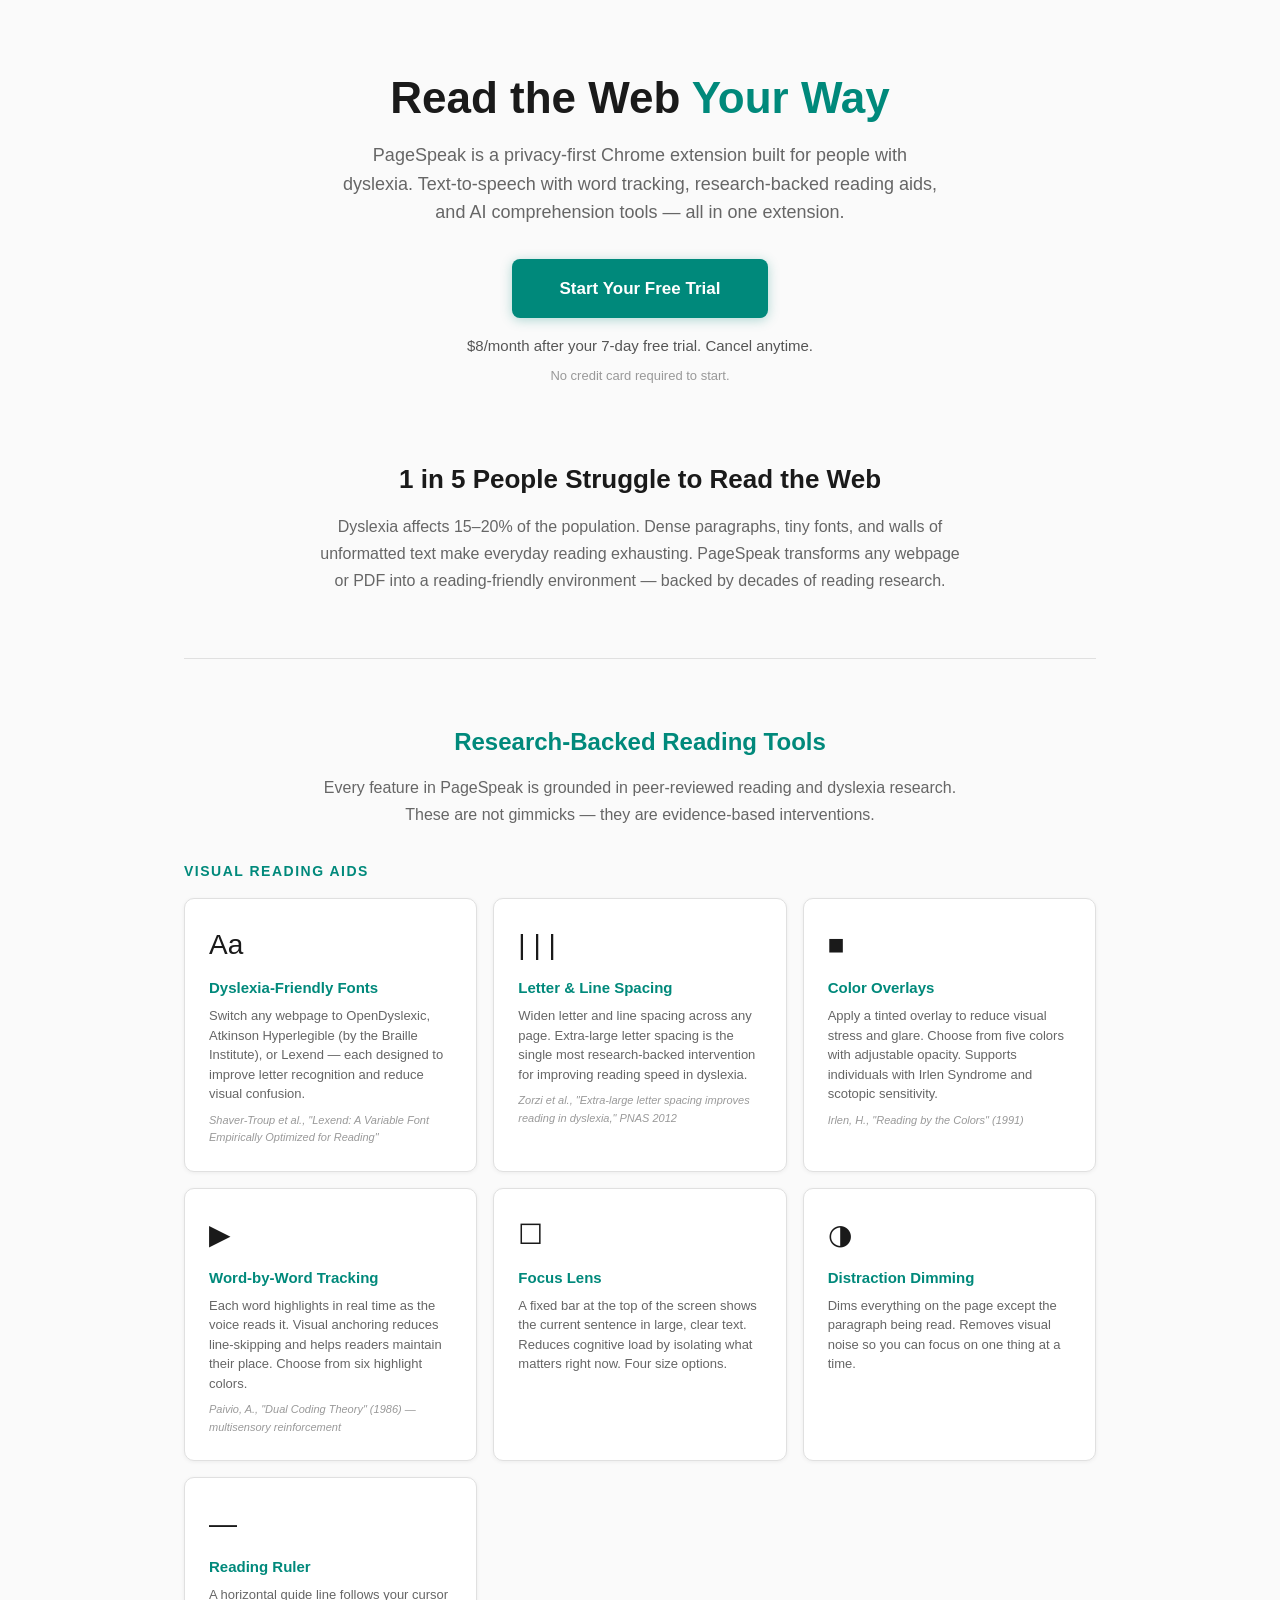
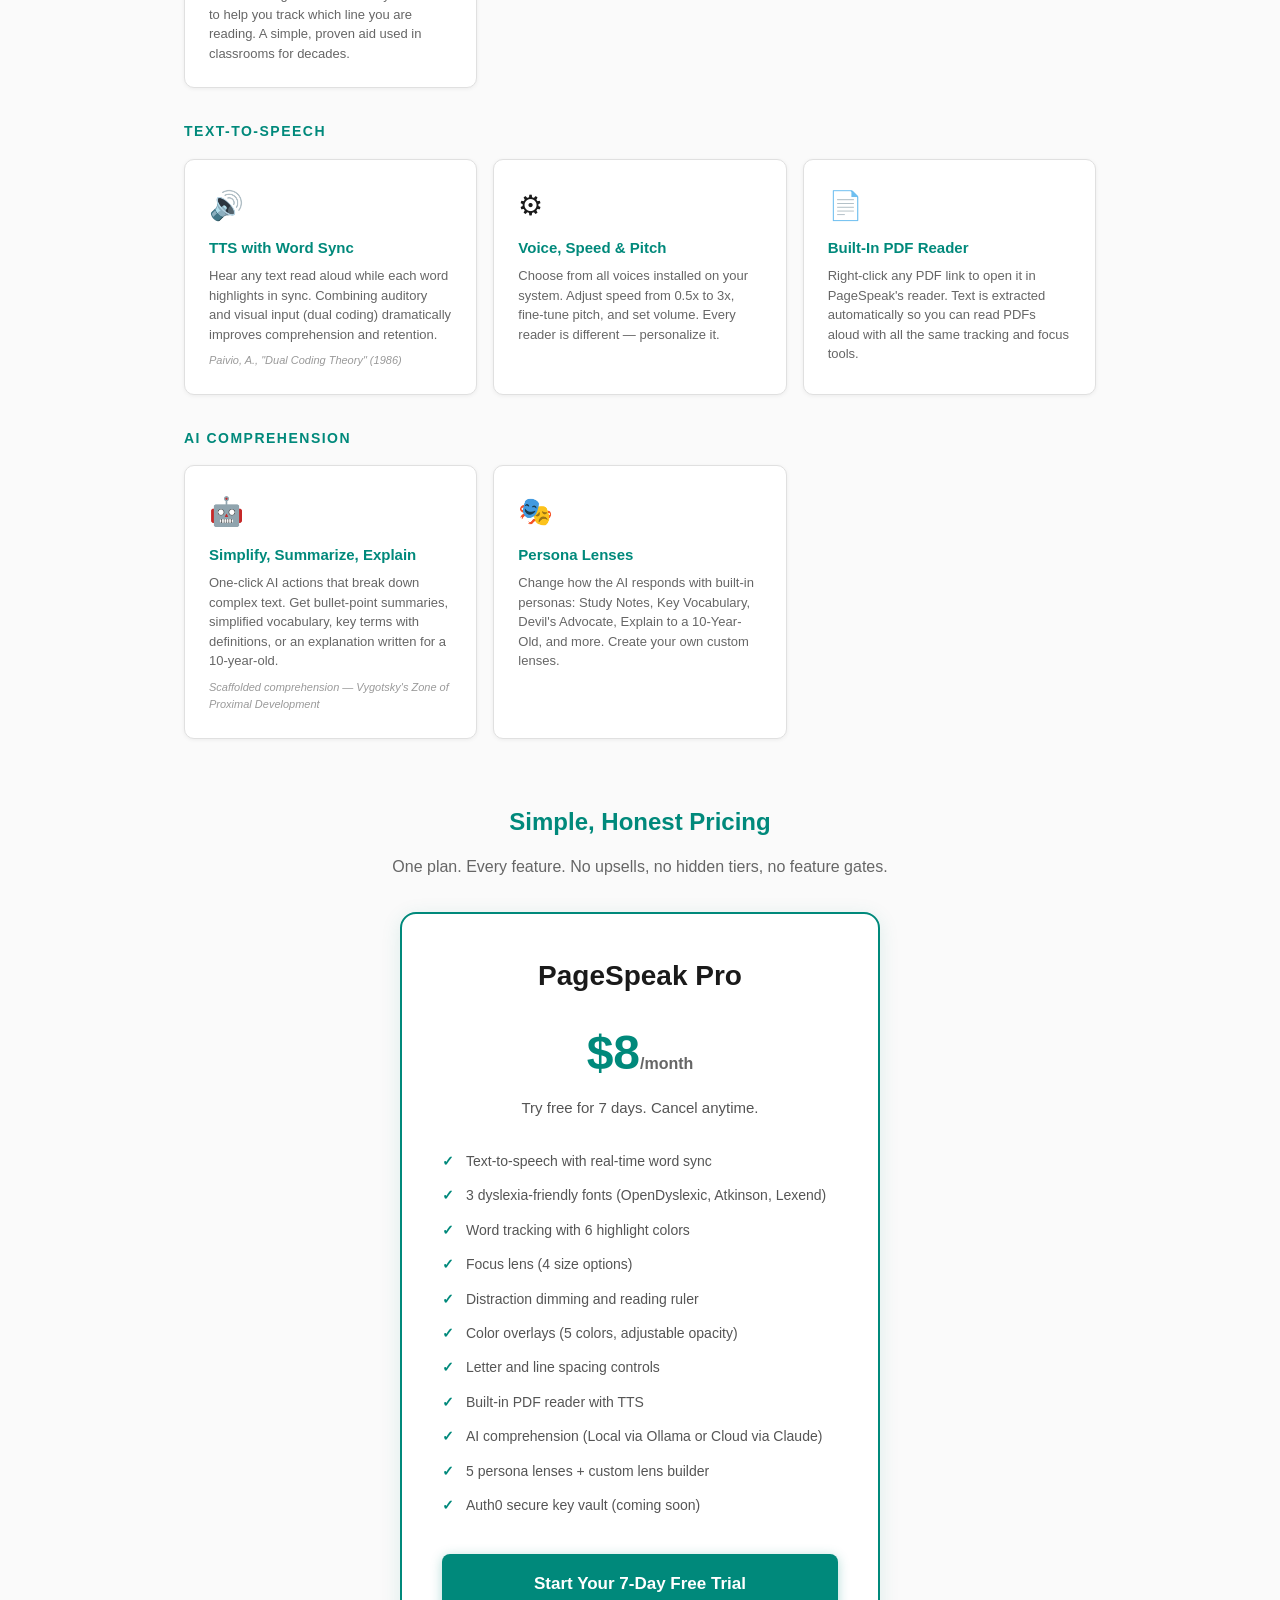
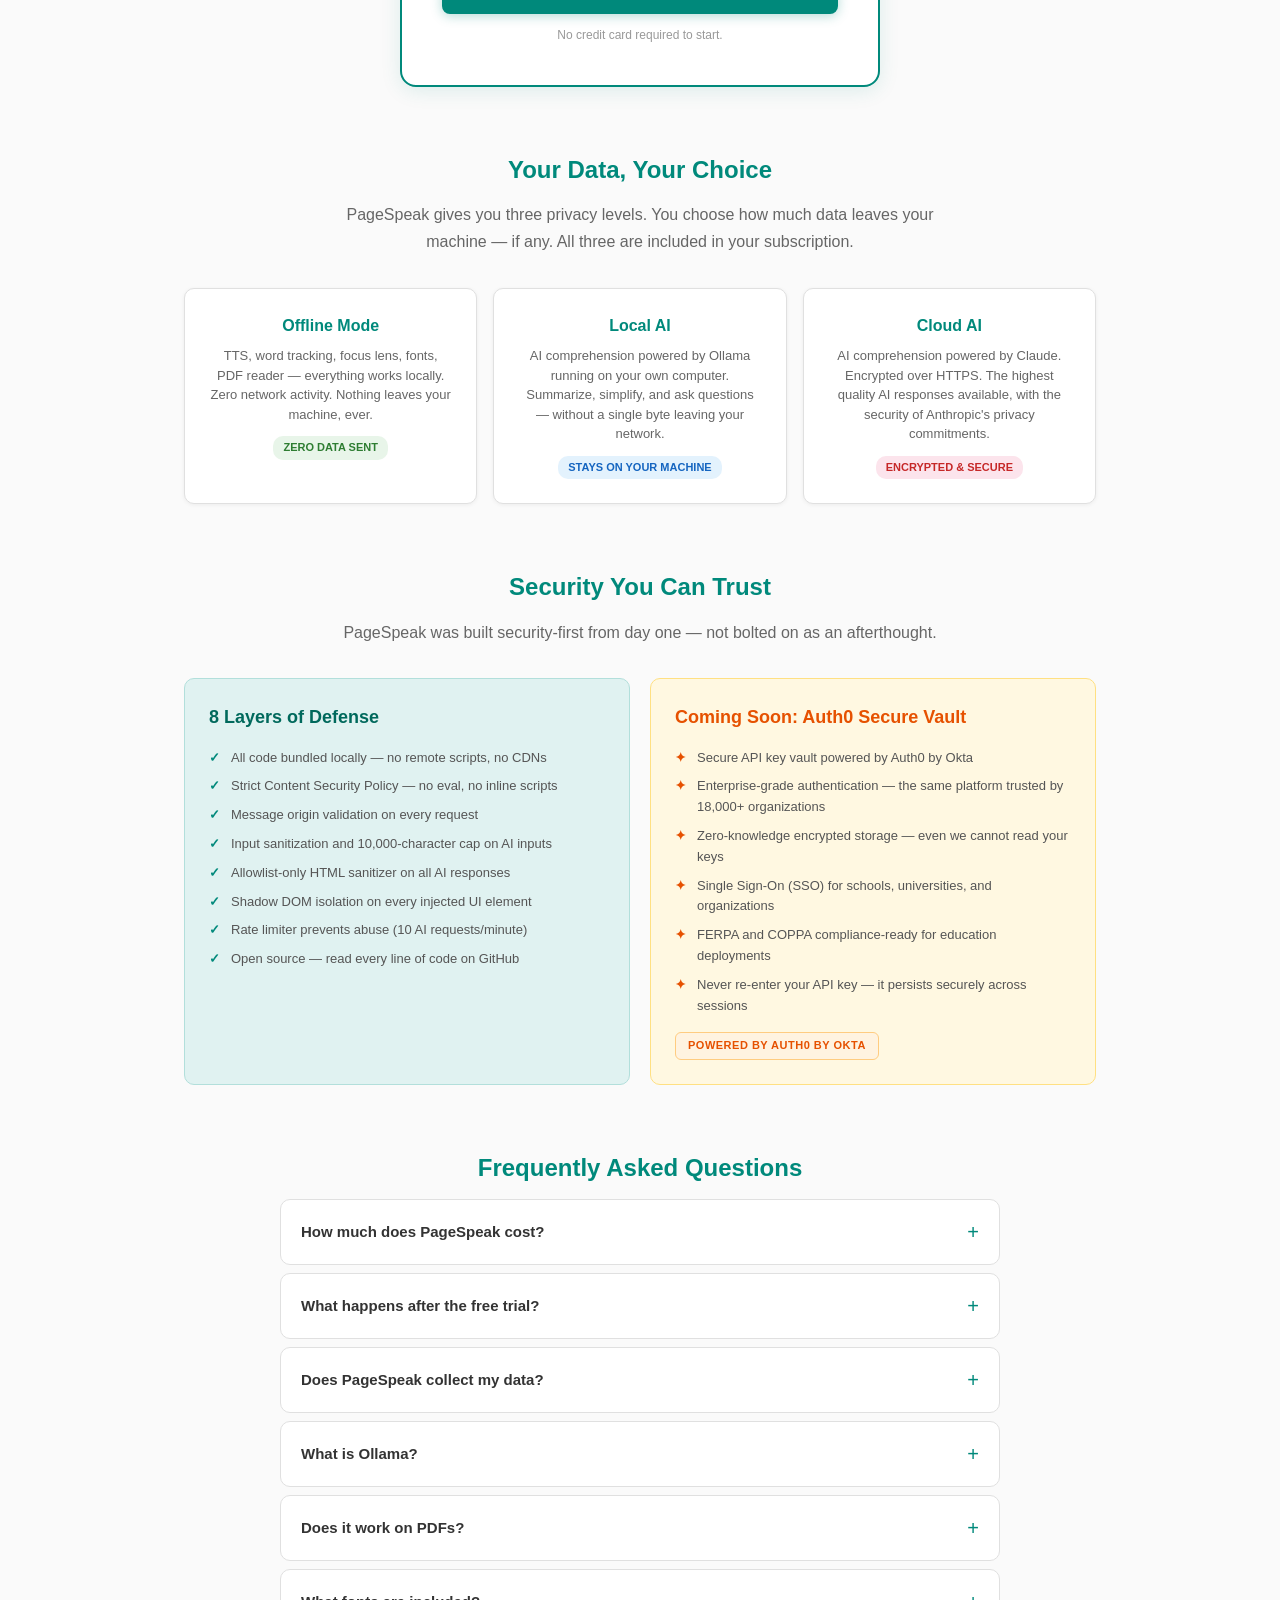
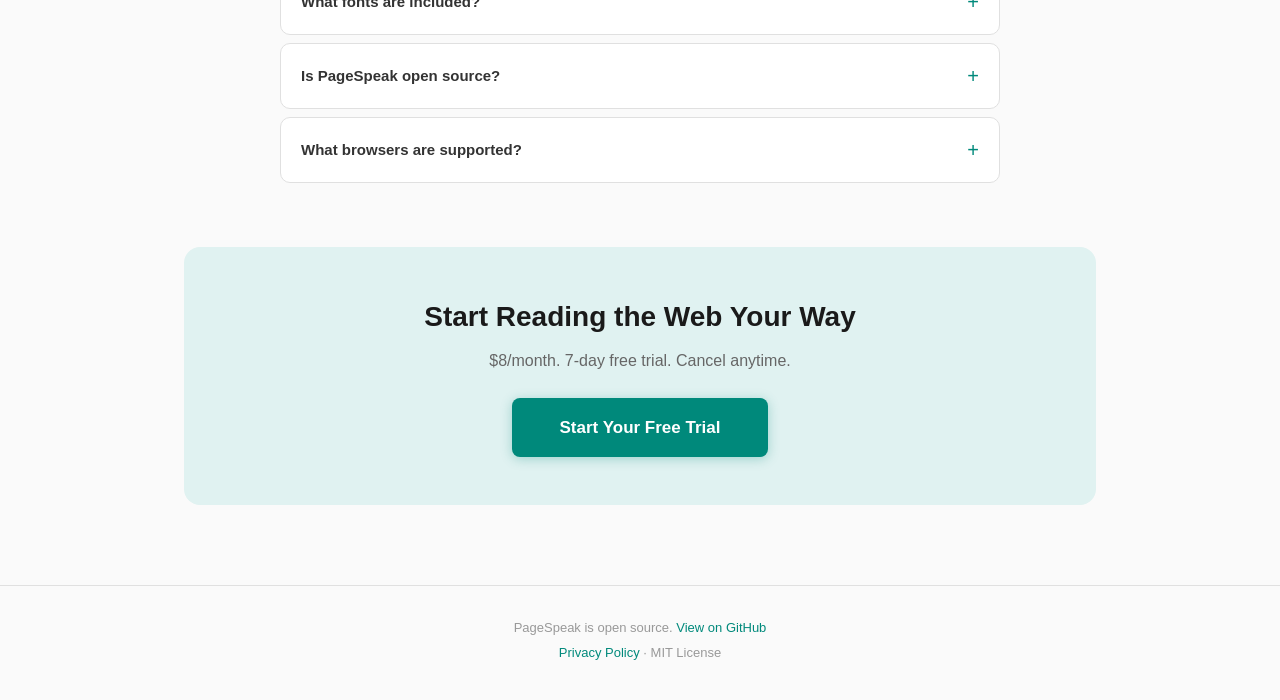
<file: landing/index.html>
<!DOCTYPE html>
<html lang="en">
<head>
  <meta charset="UTF-8">
  <meta name="viewport" content="width=device-width, initial-scale=1.0">
  <title>PageSpeak — Dyslexia-First Reading Extension for Chrome</title>
  <meta name="description" content="PageSpeak is a privacy-first Chrome extension built for dyslexia. Text-to-speech with word tracking, dyslexia fonts, focus tools, and AI comprehension. Try free for 7 days.">
  <meta property="og:title" content="PageSpeak — Read the Web Your Way">
  <meta property="og:description" content="A dyslexia-first Chrome extension with TTS, word tracking, research-backed reading aids, and AI comprehension. $8/month after 7-day free trial.">
  <meta property="og:type" content="website">
  <link rel="icon" type="image/png" href="../icons/icon-48.png">
  <style>
    * { margin: 0; padding: 0; box-sizing: border-box; }
    body {
      font-family: -apple-system, BlinkMacSystemFont, 'Segoe UI', Roboto, sans-serif;
      color: #1a1a1a; background: #fafafa; line-height: 1.6;
    }
    a { color: #00897b; text-decoration: none; }
    a:hover { color: #00695c; text-decoration: underline; }

    /* Skip link */
    .skip-link {
      position: absolute; top: -100px; left: 8px;
      background: #00897b; color: #fff; padding: 8px 16px;
      border-radius: 0 0 8px 8px; font-size: 14px; z-index: 100;
    }
    .skip-link:focus { top: 0; }

    .container { max-width: 960px; margin: 0 auto; padding: 48px 24px 80px; }

    /* ---- HERO ---- */
    .hero { text-align: center; margin-bottom: 72px; padding-top: 24px; }
    .hero h1 { font-size: 44px; color: #1a1a1a; font-weight: 800; line-height: 1.2; margin-bottom: 16px; }
    .hero h1 span { color: #00897b; }
    .hero .hero-subtitle {
      font-size: 18px; color: #666; max-width: 600px; margin: 0 auto 32px; line-height: 1.6;
    }
    .cta-btn {
      display: inline-block; padding: 12px 32px; background: #00897b;
      color: #fff; border: none; border-radius: 8px; font-size: 15px;
      font-weight: 600; cursor: pointer; text-decoration: none;
      transition: background 0.15s, box-shadow 0.15s;
    }
    .cta-btn:hover { background: #00695c; color: #fff; text-decoration: none; }
    .cta-btn-hero {
      padding: 16px 48px; font-size: 17px;
      box-shadow: 0 2px 12px rgba(0,137,123,0.3);
    }
    .cta-btn-hero:hover { box-shadow: 0 4px 16px rgba(0,137,123,0.4); }
    .hero .pricing-line { font-size: 15px; color: #555; margin-top: 16px; }
    .hero .trust-note { font-size: 13px; color: #999; margin-top: 8px; }

    /* ---- SECTIONS ---- */
    .section { margin-bottom: 64px; }
    .section-title { font-size: 24px; color: #00897b; margin-bottom: 12px; text-align: center; font-weight: 700; }
    .section-subtitle {
      font-size: 16px; color: #666; max-width: 640px; margin: 0 auto 32px;
      text-align: center; line-height: 1.7;
    }

    /* ---- PROBLEM ---- */
    .problem-section {
      padding-bottom: 32px; border-bottom: 1px solid #e0e0e0;
    }
    .problem-section .section-title { font-size: 26px; color: #1a1a1a; }

    /* ---- FEATURE GRID ---- */
    .category-title {
      font-size: 14px; color: #00897b; text-transform: uppercase; letter-spacing: 1.5px;
      font-weight: 700; margin-bottom: 16px; margin-top: 32px;
    }
    .category-title:first-of-type { margin-top: 0; }
    .feature-grid { display: grid; grid-template-columns: repeat(3, 1fr); gap: 16px; margin-bottom: 24px; }
    .feature-card {
      padding: 24px; background: #fff; border-radius: 10px;
      border: 1px solid #e0e0e0; box-shadow: 0 1px 4px rgba(0,0,0,0.06);
    }
    .feature-icon { font-size: 28px; margin-bottom: 8px; display: block; }
    .feature-card h3 { font-size: 15px; color: #00897b; margin-bottom: 6px; font-weight: 600; }
    .feature-card p { font-size: 13px; color: #666; line-height: 1.5; }
    .citation { font-size: 11px; color: #999; font-style: italic; margin-top: 8px; display: block; }

    /* ---- PRICING ---- */
    .pricing-card {
      max-width: 480px; margin: 0 auto; padding: 40px; background: #fff;
      border-radius: 16px; border: 2px solid #00897b; text-align: center;
      box-shadow: 0 4px 20px rgba(0,137,123,0.12);
    }
    .pricing-card h3 {
      font-size: 28px; color: #1a1a1a; margin-bottom: 4px;
    }
    .pricing-card .price {
      font-size: 48px; color: #00897b; font-weight: 800; margin: 16px 0 4px;
    }
    .pricing-card .price-period { font-size: 16px; color: #666; }
    .pricing-card .trial-note {
      font-size: 15px; color: #555; margin-bottom: 24px;
    }
    .pricing-features {
      list-style: none; padding: 0; text-align: left; margin-bottom: 32px;
    }
    .pricing-features li {
      font-size: 14px; color: #555; padding: 6px 0 6px 24px; position: relative;
    }
    .pricing-features li::before {
      content: '\2713'; position: absolute; left: 0; color: #00897b; font-weight: 700;
    }
    .pricing-card .cta-btn { width: 100%; text-align: center; }
    .pricing-card .no-cc { font-size: 12px; color: #999; margin-top: 12px; }

    /* ---- TIERS ---- */
    .tier-grid { display: grid; grid-template-columns: repeat(3, 1fr); gap: 16px; }
    .tier-card {
      padding: 24px; background: #fff; border-radius: 10px; text-align: center;
      border: 1px solid #e0e0e0; box-shadow: 0 1px 4px rgba(0,0,0,0.06);
    }
    .tier-card h3 { font-size: 16px; color: #00897b; margin-bottom: 8px; }
    .tier-card p { font-size: 13px; color: #666; line-height: 1.5; }
    .tier-badge {
      display: inline-block; padding: 3px 10px; border-radius: 10px;
      font-size: 11px; font-weight: 700; text-transform: uppercase; margin-top: 12px;
    }
    .tier-offline { background: #e8f5e9; color: #2e7d32; }
    .tier-local { background: #e3f2fd; color: #1565c0; }
    .tier-cloud { background: #fce4ec; color: #c62828; }

    /* ---- SECURITY GRID ---- */
    .security-grid { display: grid; grid-template-columns: repeat(2, 1fr); gap: 20px; }
    .security-box {
      padding: 24px; background: #e0f2f1; border-radius: 10px;
      border: 1px solid #b2dfdb;
    }
    .security-box h3 { font-size: 18px; color: #00695c; margin-bottom: 12px; }
    .security-box ul { list-style: none; padding: 0; }
    .security-box li {
      font-size: 13px; color: #555; padding: 4px 0 4px 22px; position: relative;
    }
    .security-box li::before {
      content: '\2713'; position: absolute; left: 0; color: #00897b; font-weight: 700;
    }
    .auth0-box {
      padding: 24px; background: #fff8e1; border-radius: 10px;
      border: 1px solid #ffe082;
    }
    .auth0-box h3 { font-size: 18px; color: #e65100; margin-bottom: 12px; }
    .auth0-box ul { list-style: none; padding: 0; }
    .auth0-box li {
      font-size: 13px; color: #555; padding: 4px 0 4px 22px; position: relative;
    }
    .auth0-box li::before {
      content: '\2726'; position: absolute; left: 0; color: #e65100; font-weight: 700;
    }
    .auth0-badge {
      display: inline-block; padding: 4px 12px; background: #fff3e0;
      border: 1px solid #ffcc80; border-radius: 6px;
      font-size: 11px; font-weight: 700; color: #e65100;
      text-transform: uppercase; letter-spacing: 0.5px; margin-top: 12px;
    }

    /* ---- FAQ ---- */
    .faq-list { max-width: 720px; margin: 0 auto; }
    details {
      background: #fff; border: 1px solid #e0e0e0; border-radius: 10px;
      margin-bottom: 8px; overflow: hidden;
    }
    summary {
      font-size: 15px; font-weight: 600; color: #333; padding: 16px 20px;
      cursor: pointer; list-style: none; display: flex; justify-content: space-between; align-items: center;
    }
    summary::-webkit-details-marker { display: none; }
    summary::after { content: '+'; font-size: 20px; color: #00897b; font-weight: 300; }
    details[open] summary::after { content: '\2212'; }
    details[open] summary { color: #00897b; }
    summary:hover { color: #00897b; }
    summary:focus-visible { outline: 2px solid #00897b; outline-offset: -2px; border-radius: 10px; }
    details .faq-answer { font-size: 14px; color: #666; padding: 0 20px 16px; line-height: 1.6; }

    /* ---- FINAL CTA ---- */
    .final-cta {
      background: #e0f2f1; border-radius: 16px; padding: 48px 32px;
      text-align: center;
    }
    .final-cta h2 { font-size: 28px; color: #1a1a1a; margin-bottom: 8px; }
    .final-cta .pricing-reminder { font-size: 16px; color: #666; margin-bottom: 24px; }

    /* ---- FOOTER ---- */
    .footer {
      text-align: center; padding: 32px 24px; border-top: 1px solid #e0e0e0;
      margin-top: 0;
    }
    .footer p { font-size: 13px; color: #999; margin-bottom: 4px; }

    /* ---- RESPONSIVE ---- */
    @media (max-width: 768px) {
      .hero h1 { font-size: 34px; }
      .feature-grid { grid-template-columns: repeat(2, 1fr); }
      .security-grid { grid-template-columns: 1fr; }
    }
    @media (max-width: 600px) {
      .hero h1 { font-size: 28px; }
      .hero .hero-subtitle { font-size: 16px; }
      .cta-btn-hero { padding: 14px 32px; font-size: 16px; }
      .feature-grid, .tier-grid { grid-template-columns: 1fr; }
      .pricing-card { padding: 28px 20px; }
      .pricing-card .price { font-size: 40px; }
    }
  </style>
</head>
<body>
  <a href="#main" class="skip-link">Skip to main content</a>

  <main id="main">
    <div class="container">

      <!-- ==================== HERO ==================== -->
      <header class="hero">
        <h1>Read the Web <span>Your Way</span></h1>
        <p class="hero-subtitle">PageSpeak is a privacy-first Chrome extension built for people with dyslexia. Text-to-speech with word tracking, research-backed reading aids, and AI comprehension tools &mdash; all in one extension.</p>
        <a href="#" class="cta-btn cta-btn-hero">Start Your Free Trial</a>
        <p class="pricing-line">$8/month after your 7-day free trial. Cancel anytime.</p>
        <p class="trust-note">No credit card required to start.</p>
      </header>

      <!-- ==================== THE PROBLEM ==================== -->
      <section class="section problem-section">
        <h2 class="section-title">1 in 5 People Struggle to Read the Web</h2>
        <p class="section-subtitle">Dyslexia affects 15&ndash;20% of the population. Dense paragraphs, tiny fonts, and walls of unformatted text make everyday reading exhausting. PageSpeak transforms any webpage or PDF into a reading-friendly environment &mdash; backed by decades of reading research.</p>
      </section>

      <!-- ==================== FEATURES ==================== -->
      <section class="section">
        <h2 class="section-title">Research-Backed Reading Tools</h2>
        <p class="section-subtitle">Every feature in PageSpeak is grounded in peer-reviewed reading and dyslexia research. These are not gimmicks &mdash; they are evidence-based interventions.</p>

        <h3 class="category-title">Visual Reading Aids</h3>
        <div class="feature-grid">
          <div class="feature-card">
            <span class="feature-icon" aria-hidden="true">Aa</span>
            <h3>Dyslexia-Friendly Fonts</h3>
            <p>Switch any webpage to OpenDyslexic, Atkinson Hyperlegible (by the Braille Institute), or Lexend &mdash; each designed to improve letter recognition and reduce visual confusion.</p>
            <span class="citation">Shaver-Troup et al., "Lexend: A Variable Font Empirically Optimized for Reading"</span>
          </div>
          <div class="feature-card">
            <span class="feature-icon" aria-hidden="true">| | |</span>
            <h3>Letter &amp; Line Spacing</h3>
            <p>Widen letter and line spacing across any page. Extra-large letter spacing is the single most research-backed intervention for improving reading speed in dyslexia.</p>
            <span class="citation">Zorzi et al., "Extra-large letter spacing improves reading in dyslexia," PNAS 2012</span>
          </div>
          <div class="feature-card">
            <span class="feature-icon" aria-hidden="true">&#9632;</span>
            <h3>Color Overlays</h3>
            <p>Apply a tinted overlay to reduce visual stress and glare. Choose from five colors with adjustable opacity. Supports individuals with Irlen Syndrome and scotopic sensitivity.</p>
            <span class="citation">Irlen, H., "Reading by the Colors" (1991)</span>
          </div>
          <div class="feature-card">
            <span class="feature-icon" aria-hidden="true">&#9654;</span>
            <h3>Word-by-Word Tracking</h3>
            <p>Each word highlights in real time as the voice reads it. Visual anchoring reduces line-skipping and helps readers maintain their place. Choose from six highlight colors.</p>
            <span class="citation">Paivio, A., "Dual Coding Theory" (1986) &mdash; multisensory reinforcement</span>
          </div>
          <div class="feature-card">
            <span class="feature-icon" aria-hidden="true">&#9744;</span>
            <h3>Focus Lens</h3>
            <p>A fixed bar at the top of the screen shows the current sentence in large, clear text. Reduces cognitive load by isolating what matters right now. Four size options.</p>
          </div>
          <div class="feature-card">
            <span class="feature-icon" aria-hidden="true">&#9681;</span>
            <h3>Distraction Dimming</h3>
            <p>Dims everything on the page except the paragraph being read. Removes visual noise so you can focus on one thing at a time.</p>
          </div>
          <div class="feature-card">
            <span class="feature-icon" aria-hidden="true">&mdash;</span>
            <h3>Reading Ruler</h3>
            <p>A horizontal guide line follows your cursor to help you track which line you are reading. A simple, proven aid used in classrooms for decades.</p>
          </div>
        </div>

        <h3 class="category-title">Text-to-Speech</h3>
        <div class="feature-grid">
          <div class="feature-card">
            <span class="feature-icon" aria-hidden="true">&#128266;</span>
            <h3>TTS with Word Sync</h3>
            <p>Hear any text read aloud while each word highlights in sync. Combining auditory and visual input (dual coding) dramatically improves comprehension and retention.</p>
            <span class="citation">Paivio, A., "Dual Coding Theory" (1986)</span>
          </div>
          <div class="feature-card">
            <span class="feature-icon" aria-hidden="true">&#9881;</span>
            <h3>Voice, Speed &amp; Pitch</h3>
            <p>Choose from all voices installed on your system. Adjust speed from 0.5x to 3x, fine-tune pitch, and set volume. Every reader is different &mdash; personalize it.</p>
          </div>
          <div class="feature-card">
            <span class="feature-icon" aria-hidden="true">&#128196;</span>
            <h3>Built-In PDF Reader</h3>
            <p>Right-click any PDF link to open it in PageSpeak's reader. Text is extracted automatically so you can read PDFs aloud with all the same tracking and focus tools.</p>
          </div>
        </div>

        <h3 class="category-title">AI Comprehension</h3>
        <div class="feature-grid">
          <div class="feature-card">
            <span class="feature-icon" aria-hidden="true">&#129302;</span>
            <h3>Simplify, Summarize, Explain</h3>
            <p>One-click AI actions that break down complex text. Get bullet-point summaries, simplified vocabulary, key terms with definitions, or an explanation written for a 10-year-old.</p>
            <span class="citation">Scaffolded comprehension &mdash; Vygotsky's Zone of Proximal Development</span>
          </div>
          <div class="feature-card">
            <span class="feature-icon" aria-hidden="true">&#127917;</span>
            <h3>Persona Lenses</h3>
            <p>Change how the AI responds with built-in personas: Study Notes, Key Vocabulary, Devil's Advocate, Explain to a 10-Year-Old, and more. Create your own custom lenses.</p>
          </div>
        </div>
      </section>

      <!-- ==================== PRICING ==================== -->
      <section class="section" id="pricing">
        <h2 class="section-title">Simple, Honest Pricing</h2>
        <p class="section-subtitle">One plan. Every feature. No upsells, no hidden tiers, no feature gates.</p>
        <div class="pricing-card">
          <h3>PageSpeak Pro</h3>
          <div class="price">$8<span class="price-period">/month</span></div>
          <p class="trial-note">Try free for 7 days. Cancel anytime.</p>
          <ul class="pricing-features">
            <li>Text-to-speech with real-time word sync</li>
            <li>3 dyslexia-friendly fonts (OpenDyslexic, Atkinson, Lexend)</li>
            <li>Word tracking with 6 highlight colors</li>
            <li>Focus lens (4 size options)</li>
            <li>Distraction dimming and reading ruler</li>
            <li>Color overlays (5 colors, adjustable opacity)</li>
            <li>Letter and line spacing controls</li>
            <li>Built-in PDF reader with TTS</li>
            <li>AI comprehension (Local via Ollama or Cloud via Claude)</li>
            <li>5 persona lenses + custom lens builder</li>
            <li>Auth0 secure key vault (coming soon)</li>
          </ul>
          <a href="#" class="cta-btn cta-btn-hero">Start Your 7-Day Free Trial</a>
          <p class="no-cc">No credit card required to start.</p>
        </div>
      </section>

      <!-- ==================== PRIVACY TIERS ==================== -->
      <section class="section">
        <h2 class="section-title">Your Data, Your Choice</h2>
        <p class="section-subtitle">PageSpeak gives you three privacy levels. You choose how much data leaves your machine &mdash; if any. All three are included in your subscription.</p>
        <div class="tier-grid">
          <div class="tier-card">
            <h3>Offline Mode</h3>
            <p>TTS, word tracking, focus lens, fonts, PDF reader &mdash; everything works locally. Zero network activity. Nothing leaves your machine, ever.</p>
            <span class="tier-badge tier-offline">Zero Data Sent</span>
          </div>
          <div class="tier-card">
            <h3>Local AI</h3>
            <p>AI comprehension powered by Ollama running on your own computer. Summarize, simplify, and ask questions &mdash; without a single byte leaving your network.</p>
            <span class="tier-badge tier-local">Stays On Your Machine</span>
          </div>
          <div class="tier-card">
            <h3>Cloud AI</h3>
            <p>AI comprehension powered by Claude. Encrypted over HTTPS. The highest quality AI responses available, with the security of Anthropic's privacy commitments.</p>
            <span class="tier-badge tier-cloud">Encrypted &amp; Secure</span>
          </div>
        </div>
      </section>

      <!-- ==================== SECURITY & AUTH0 ==================== -->
      <section class="section">
        <h2 class="section-title">Security You Can Trust</h2>
        <p class="section-subtitle">PageSpeak was built security-first from day one &mdash; not bolted on as an afterthought.</p>
        <div class="security-grid">
          <div class="security-box">
            <h3>8 Layers of Defense</h3>
            <ul>
              <li>All code bundled locally &mdash; no remote scripts, no CDNs</li>
              <li>Strict Content Security Policy &mdash; no eval, no inline scripts</li>
              <li>Message origin validation on every request</li>
              <li>Input sanitization and 10,000-character cap on AI inputs</li>
              <li>Allowlist-only HTML sanitizer on all AI responses</li>
              <li>Shadow DOM isolation on every injected UI element</li>
              <li>Rate limiter prevents abuse (10 AI requests/minute)</li>
              <li>Open source &mdash; read every line of code on GitHub</li>
            </ul>
          </div>
          <div class="auth0-box">
            <h3>Coming Soon: Auth0 Secure Vault</h3>
            <ul>
              <li>Secure API key vault powered by Auth0 by Okta</li>
              <li>Enterprise-grade authentication &mdash; the same platform trusted by 18,000+ organizations</li>
              <li>Zero-knowledge encrypted storage &mdash; even we cannot read your keys</li>
              <li>Single Sign-On (SSO) for schools, universities, and organizations</li>
              <li>FERPA and COPPA compliance-ready for education deployments</li>
              <li>Never re-enter your API key &mdash; it persists securely across sessions</li>
            </ul>
            <span class="auth0-badge">Powered by Auth0 by Okta</span>
          </div>
        </div>
      </section>

      <!-- ==================== FAQ ==================== -->
      <section class="section">
        <h2 class="section-title">Frequently Asked Questions</h2>
        <div class="faq-list">
          <details>
            <summary>How much does PageSpeak cost?</summary>
            <p class="faq-answer">PageSpeak is $8/month. Every new user gets a full 7-day free trial with access to every feature. No credit card is required to start your trial. You can cancel anytime.</p>
          </details>
          <details>
            <summary>What happens after the free trial?</summary>
            <p class="faq-answer">After 7 days, all features are locked until you subscribe. Your settings and reading statistics are preserved, so when you subscribe, everything picks up right where you left off.</p>
          </details>
          <details>
            <summary>Does PageSpeak collect my data?</summary>
            <p class="faq-answer">In Offline mode, PageSpeak sends zero data anywhere. In Local AI mode, text is processed by Ollama on your own computer. In Cloud AI mode, text is sent encrypted to Claude's API. PageSpeak never tracks you, never sells data, and never phones home. Your API keys are stored in memory only and cleared when Chrome restarts.</p>
          </details>
          <details>
            <summary>What is Ollama?</summary>
            <p class="faq-answer">Ollama is a free, open-source tool that runs AI models directly on your computer. When you use PageSpeak's Local AI mode with Ollama, your text never leaves your machine. It's completely private and free to use.</p>
          </details>
          <details>
            <summary>Does it work on PDFs?</summary>
            <p class="faq-answer">Yes. Right-click any PDF link and choose "Open PDF in PageSpeak Reader." PageSpeak extracts the text and lets you read it aloud with word tracking, focus lens, and all other tools. Scanned PDFs (image-only) will require OCR, which is coming in a future update.</p>
          </details>
          <details>
            <summary>What fonts are included?</summary>
            <p class="faq-answer">PageSpeak includes three dyslexia-friendly fonts: OpenDyslexic (heavier letterforms for character differentiation), Atkinson Hyperlegible (designed by the Braille Institute for maximum legibility), and Lexend (empirically optimized for reading fluency by researcher Bonnie Shaver-Troup). All three are bundled locally &mdash; no internet required.</p>
          </details>
          <details>
            <summary>Is PageSpeak open source?</summary>
            <p class="faq-answer">Yes. PageSpeak is fully open source under the MIT License. You can read every line of code, audit the security layers, and contribute on GitHub.</p>
          </details>
          <details>
            <summary>What browsers are supported?</summary>
            <p class="faq-answer">PageSpeak works on Chrome 120 and newer, as well as Chromium-based browsers like Edge, Brave, and Arc. Firefox and Safari support is not currently available.</p>
          </details>
        </div>
      </section>

      <!-- ==================== FINAL CTA ==================== -->
      <section class="final-cta">
        <h2>Start Reading the Web Your Way</h2>
        <p class="pricing-reminder">$8/month. 7-day free trial. Cancel anytime.</p>
        <a href="#" class="cta-btn cta-btn-hero">Start Your Free Trial</a>
      </section>

    </div><!-- /.container -->
  </main>

  <footer class="footer">
    <p>PageSpeak is open source. <a href="https://github.com/TKHatton/pagespeak">View on GitHub</a></p>
    <p><a href="../docs/PRIVACY-POLICY.md">Privacy Policy</a> &middot; MIT License</p>
  </footer>

</body>
</html>
</file>
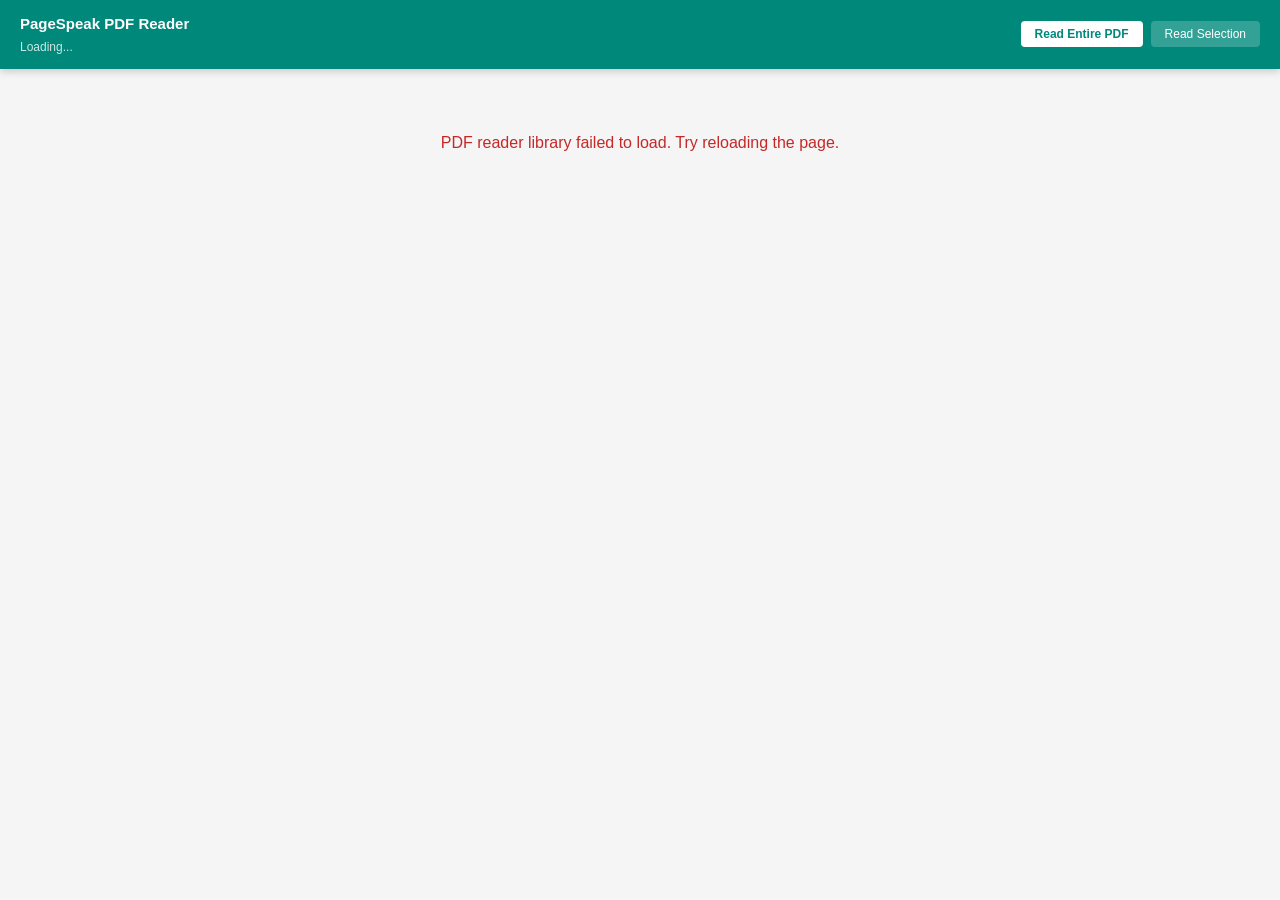
<file: pdf-reader.html>
<!DOCTYPE html>
<html lang="en">
<head>
  <meta charset="UTF-8">
  <meta name="viewport" content="width=device-width, initial-scale=1.0">
  <title>PageSpeak PDF Reader</title>
  <style>
    * { margin: 0; padding: 0; box-sizing: border-box; }
    body {
      font-family: -apple-system, BlinkMacSystemFont, 'Segoe UI', Roboto, sans-serif;
      background: #f5f5f5; color: #1a1a1a; line-height: 1.8;
    }

    .pdf-header {
      position: sticky; top: 0; z-index: 100;
      display: flex; align-items: center; justify-content: space-between;
      padding: 10px 20px; background: #00897b; color: #fff;
      box-shadow: 0 2px 8px rgba(0,0,0,0.2);
    }
    .pdf-header h1 { font-size: 15px; font-weight: 600; }
    .pdf-header-info { font-size: 12px; opacity: 0.8; }
    .pdf-actions { display: flex; gap: 8px; }
    .pdf-btn {
      padding: 6px 14px; border: none; border-radius: 4px;
      background: rgba(255,255,255,0.2); color: #fff; font-size: 12px;
      cursor: pointer; transition: background 0.15s;
    }
    .pdf-btn:hover { background: rgba(255,255,255,0.35); }
    .pdf-btn-primary { background: #fff; color: #00897b; font-weight: 600; }
    .pdf-btn-primary:hover { background: #e0f2f1; }

    .pdf-loading {
      text-align: center; padding: 60px 20px; color: #666;
    }
    .pdf-loading .spinner {
      width: 40px; height: 40px; border: 4px solid #e0e0e0;
      border-top-color: #00897b; border-radius: 50%;
      animation: spin 0.8s linear infinite; margin: 0 auto 16px;
    }
    @keyframes spin { to { transform: rotate(360deg); } }

    .pdf-error {
      text-align: center; padding: 60px 20px; color: #c62828;
    }

    .pdf-content {
      max-width: 800px; margin: 0 auto; padding: 30px 40px;
    }

    .pdf-page {
      background: #fff; padding: 40px; margin-bottom: 20px;
      border-radius: 4px; box-shadow: 0 1px 4px rgba(0,0,0,0.1);
      font-size: 16px;
    }

    .pdf-page-header {
      font-size: 11px; color: #999; text-transform: uppercase;
      letter-spacing: 0.5px; margin-bottom: 16px; padding-bottom: 8px;
      border-bottom: 1px solid #eee;
    }

    .pdf-page p {
      margin-bottom: 12px; text-align: justify;
    }
  </style>
</head>
<body>
  <header class="pdf-header">
    <div>
      <h1>PageSpeak PDF Reader</h1>
      <div class="pdf-header-info" id="pdf-info">Loading...</div>
    </div>
    <div class="pdf-actions">
      <button class="pdf-btn pdf-btn-primary" id="btn-read-all" disabled>Read Entire PDF</button>
      <button class="pdf-btn" id="btn-read-selection" disabled>Read Selection</button>
    </div>
  </header>

  <div id="pdf-loading" class="pdf-loading">
    <div class="spinner"></div>
    <p>Extracting text from PDF...</p>
  </div>

  <div id="pdf-error" class="pdf-error" style="display:none"></div>

  <div id="pdf-content" class="pdf-content" style="display:none"></div>

  <script src="lib/pdf.min.js"></script>
  <script src="pdf-reader.js"></script>
</body>
</html>
</file>
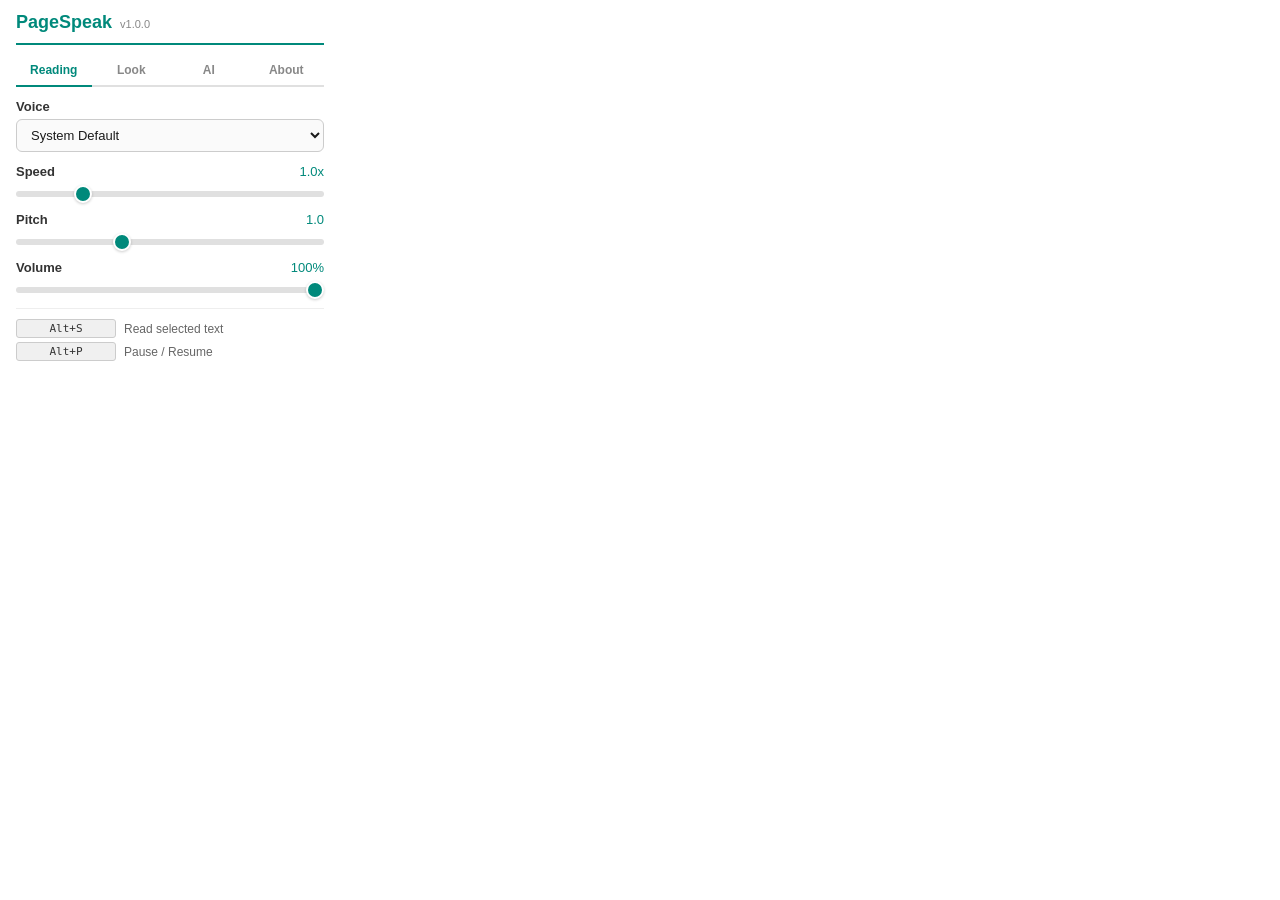
<file: popup.html>
<!DOCTYPE html>
<html lang="en">
<head>
  <meta charset="UTF-8">
  <meta name="viewport" content="width=device-width, initial-scale=1.0">
  <title>PageSpeak Settings</title>
  <link rel="stylesheet" href="popup.css">
</head>
<body>
  <div class="popup-container">
    <header class="popup-header">
      <h1 class="popup-title">PageSpeak</h1>
      <span class="popup-version">v1.0.0</span>
    </header>

    <!-- Reading Status -->
    <div id="reading-status" class="status-bar hidden">
      <span id="status-text">Reading...</span>
      <div class="status-controls">
        <button id="btn-pause" class="icon-btn" title="Pause">&#10074;&#10074;</button>
        <button id="btn-resume" class="icon-btn hidden" title="Resume">&#9654;</button>
        <button id="btn-stop" class="icon-btn" title="Stop">&#9632;</button>
      </div>
    </div>

    <!-- Tab Navigation -->
    <nav class="tab-nav" role="tablist" aria-label="Settings sections">
      <button class="tab-btn active" data-tab="reading" role="tab" aria-selected="true" aria-controls="tab-reading">Reading</button>
      <button class="tab-btn" data-tab="appearance" role="tab" aria-selected="false" aria-controls="tab-appearance">Look</button>
      <button class="tab-btn" data-tab="ai" role="tab" aria-selected="false" aria-controls="tab-ai">AI</button>
      <button class="tab-btn" data-tab="about" role="tab" aria-selected="false" aria-controls="tab-about">About</button>
    </nav>

    <!-- ==================== READING TAB ==================== -->
    <div id="tab-reading" class="tab-panel active" role="tabpanel">
      <section class="setting-group">
        <label for="voice-select" class="setting-label">Voice</label>
        <select id="voice-select" class="setting-control">
          <option value="">System Default</option>
        </select>
      </section>

      <section class="setting-group">
        <label for="speed-slider" class="setting-label">
          Speed <span id="speed-value" class="setting-value">1.0x</span>
        </label>
        <input type="range" id="speed-slider" class="setting-slider" min="0.5" max="3.0" step="0.1" value="1.0">
      </section>

      <section class="setting-group">
        <label for="pitch-slider" class="setting-label">
          Pitch <span id="pitch-value" class="setting-value">1.0</span>
        </label>
        <input type="range" id="pitch-slider" class="setting-slider" min="0.5" max="2.0" step="0.1" value="1.0">
      </section>

      <section class="setting-group">
        <label for="volume-slider" class="setting-label">
          Volume <span id="volume-value" class="setting-value">100%</span>
        </label>
        <input type="range" id="volume-slider" class="setting-slider" min="0" max="1.0" step="0.05" value="1.0">
      </section>

      <section class="shortcut-info">
        <p><kbd>Alt+S</kbd> Read selected text</p>
        <p><kbd>Alt+P</kbd> Pause / Resume</p>
      </section>
    </div>

    <!-- ==================== APPEARANCE TAB ==================== -->
    <div id="tab-appearance" class="tab-panel" role="tabpanel">
      <section class="setting-group setting-row">
        <label for="tracking-toggle" class="setting-label">Word Tracking</label>
        <label class="toggle-switch"><input type="checkbox" id="tracking-toggle" checked><span class="toggle-slider"></span></label>
      </section>

      <section class="setting-group">
        <label class="setting-label">Highlight Color</label>
        <div class="color-picker" id="color-picker">
          <button class="color-swatch active" data-color="#FFFF00" title="Yellow" style="background:#FFFF00"></button>
          <button class="color-swatch" data-color="#90CAF9" title="Blue" style="background:#90CAF9"></button>
          <button class="color-swatch" data-color="#A5D6A7" title="Green" style="background:#A5D6A7"></button>
          <button class="color-swatch" data-color="#F48FB1" title="Pink" style="background:#F48FB1"></button>
          <button class="color-swatch" data-color="#FFCC80" title="Orange" style="background:#FFCC80"></button>
          <button class="color-swatch" data-color="#CE93D8" title="Purple" style="background:#CE93D8"></button>
        </div>
      </section>

      <hr class="setting-divider">

      <section class="setting-group setting-row">
        <label for="focus-lens-toggle" class="setting-label">Focus Lens</label>
        <label class="toggle-switch"><input type="checkbox" id="focus-lens-toggle"><span class="toggle-slider"></span></label>
      </section>

      <section class="setting-group">
        <label for="lens-size-select" class="setting-label">Lens Size</label>
        <select id="lens-size-select" class="setting-control">
          <option value="small">Small</option>
          <option value="medium" selected>Medium</option>
          <option value="large">Large</option>
          <option value="extra-large">Extra Large</option>
        </select>
      </section>

      <section class="setting-group setting-row">
        <label for="dimming-toggle" class="setting-label">Distraction Dimming</label>
        <label class="toggle-switch"><input type="checkbox" id="dimming-toggle"><span class="toggle-slider"></span></label>
      </section>

      <section class="setting-group setting-row">
        <label for="ruler-toggle" class="setting-label">Reading Ruler</label>
        <label class="toggle-switch"><input type="checkbox" id="ruler-toggle"><span class="toggle-slider"></span></label>
      </section>

      <section class="setting-group setting-row">
        <label for="overlay-toggle" class="setting-label">Color Overlay</label>
        <label class="toggle-switch"><input type="checkbox" id="overlay-toggle"><span class="toggle-slider"></span></label>
      </section>

      <section class="setting-group" id="overlay-color-section">
        <label class="setting-label">Overlay Color</label>
        <div class="color-picker" id="overlay-color-picker">
          <button class="color-swatch active" data-color="#FFFF00" title="Yellow" style="background:#FFFF00"></button>
          <button class="color-swatch" data-color="#90CAF9" title="Blue" style="background:#90CAF9"></button>
          <button class="color-swatch" data-color="#F48FB1" title="Pink" style="background:#F48FB1"></button>
          <button class="color-swatch" data-color="#A5D6A7" title="Green" style="background:#A5D6A7"></button>
          <button class="color-swatch" data-color="#FFCC80" title="Peach" style="background:#FFCC80"></button>
        </div>
      </section>

      <hr class="setting-divider">

      <section class="setting-group">
        <label for="font-select" class="setting-label">Font</label>
        <select id="font-select" class="setting-control">
          <option value="default">System Default</option>
          <option value="OpenDyslexic">OpenDyslexic</option>
          <option value="Atkinson Hyperlegible">Atkinson Hyperlegible</option>
          <option value="Lexend">Lexend</option>
        </select>
      </section>

      <section class="setting-group">
        <label for="line-spacing-select" class="setting-label">Line Spacing</label>
        <select id="line-spacing-select" class="setting-control">
          <option value="1.0">1.0x (Tight)</option>
          <option value="1.5" selected>1.5x (Default)</option>
          <option value="2.0">2.0x (Wide)</option>
          <option value="2.5">2.5x (Extra Wide)</option>
        </select>
      </section>

      <section class="setting-group">
        <label for="letter-spacing-select" class="setting-label">Letter Spacing</label>
        <select id="letter-spacing-select" class="setting-control">
          <option value="normal" selected>Normal</option>
          <option value="wide">Wide</option>
          <option value="extra-wide">Extra Wide</option>
        </select>
      </section>
    </div>

    <!-- ==================== AI TAB ==================== -->
    <div id="tab-ai" class="tab-panel" role="tabpanel">

      <!-- Account Section (logged out) -->
      <div id="auth-logged-out" class="auth-section">
        <p class="auth-tagline">Sign in to unlock premium features</p>
        <button id="btn-login" class="btn-primary auth-btn">Log In / Sign Up</button>
        <p class="setting-hint auth-hint">Powered by Auth0 by Okta. Your credentials are never stored in the extension.</p>
      </div>

      <!-- Account Section (logged in) -->
      <div id="auth-logged-in" class="auth-section hidden">
        <div class="auth-profile">
          <div class="auth-avatar" id="auth-avatar"></div>
          <div class="auth-info">
            <span class="auth-name" id="auth-name"></span>
            <span class="auth-email" id="auth-email"></span>
          </div>
        </div>
        <div class="auth-status">
          <span class="sub-badge sub-trial" id="sub-badge">7-Day Trial</span>
        </div>
        <button id="btn-logout" class="btn-link auth-logout-btn">Log Out</button>
      </div>

      <hr class="setting-divider">

      <section class="setting-group">
        <label for="ai-tier-select" class="setting-label">AI Mode</label>
        <select id="ai-tier-select" class="setting-control">
          <option value="off">Off (Reading only)</option>
          <option value="local">Local AI (Ollama)</option>
          <option value="cloud">Cloud AI (Claude)</option>
        </select>
      </section>

      <section class="setting-group" id="ollama-section" style="display:none">
        <label for="ollama-url" class="setting-label">Ollama URL</label>
        <input type="text" id="ollama-url" class="setting-control" value="http://localhost:11434" placeholder="http://localhost:11434">
      </section>

      <section class="setting-group" id="claude-section" style="display:none">
        <label for="claude-key" class="setting-label">Claude API Key</label>
        <input type="password" id="claude-key" class="setting-control" placeholder="sk-ant-...">
        <p class="setting-hint">Stored in memory only. Re-enter when Chrome restarts.</p>
      </section>

      <hr class="setting-divider">
      <h2 class="section-title">Persona Lenses</h2>
      <p class="setting-hint" style="margin-bottom:8px">Lenses change how the AI frames its responses.</p>

      <div id="lens-list" class="lens-list"></div>

      <button id="btn-add-lens" class="btn-secondary">+ Create Custom Lens</button>

      <!-- Create Lens Form (hidden by default) -->
      <div id="lens-form" class="lens-form hidden">
        <input type="text" id="lens-name-input" class="setting-control" placeholder="Lens name" maxlength="40">
        <textarea id="lens-prompt-input" class="setting-control lens-textarea" placeholder="Prompt template (e.g., 'Respond as a patient tutor...')" maxlength="500"></textarea>
        <div class="lens-form-actions">
          <button id="btn-save-lens" class="btn-primary">Save</button>
          <button id="btn-cancel-lens" class="btn-secondary">Cancel</button>
        </div>
      </div>
    </div>

    <!-- ==================== ABOUT TAB ==================== -->
    <div id="tab-about" class="tab-panel" role="tabpanel">
      <div class="about-info">
        <p><strong>PageSpeak</strong> v1.0.0</p>
        <p class="setting-hint">Dyslexia-first TTS reader with AI comprehension.</p>
      </div>

      <hr class="setting-divider">
      <h2 class="section-title">Reading Stats</h2>
      <div class="stats-grid">
        <div class="stat-item">
          <span class="stat-value" id="stat-words">0</span>
          <span class="stat-label">Words Read</span>
        </div>
        <div class="stat-item">
          <span class="stat-value" id="stat-time">0m</span>
          <span class="stat-label">Time Spent</span>
        </div>
        <div class="stat-item">
          <span class="stat-value" id="stat-sessions">0</span>
          <span class="stat-label">Sessions</span>
        </div>
        <div class="stat-item">
          <span class="stat-value" id="stat-speed">--</span>
          <span class="stat-label">Avg WPM</span>
        </div>
      </div>
      <button id="btn-reset-stats" class="btn-link">Reset Stats</button>

      <hr class="setting-divider">
      <h2 class="section-title">Privacy</h2>
      <p class="setting-hint">
        Tier 1 (Off): Zero data leaves your machine.<br>
        Tier 2 (Local AI): Text sent to localhost only.<br>
        Tier 3 (Cloud AI): Text sent to Anthropic (encrypted).
      </p>

      <hr class="setting-divider">
      <h2 class="section-title">Data</h2>
      <div class="btn-row">
        <button id="btn-export" class="btn-secondary">Export Settings</button>
        <button id="btn-import" class="btn-secondary">Import Settings</button>
      </div>
      <input type="file" id="import-file" accept=".json" class="hidden">

      <hr class="setting-divider">
      <button id="btn-reset-defaults" class="btn-danger">Reset to Defaults</button>
    </div>
  </div>

  <script src="popup.js"></script>
</body>
</html>
</file>
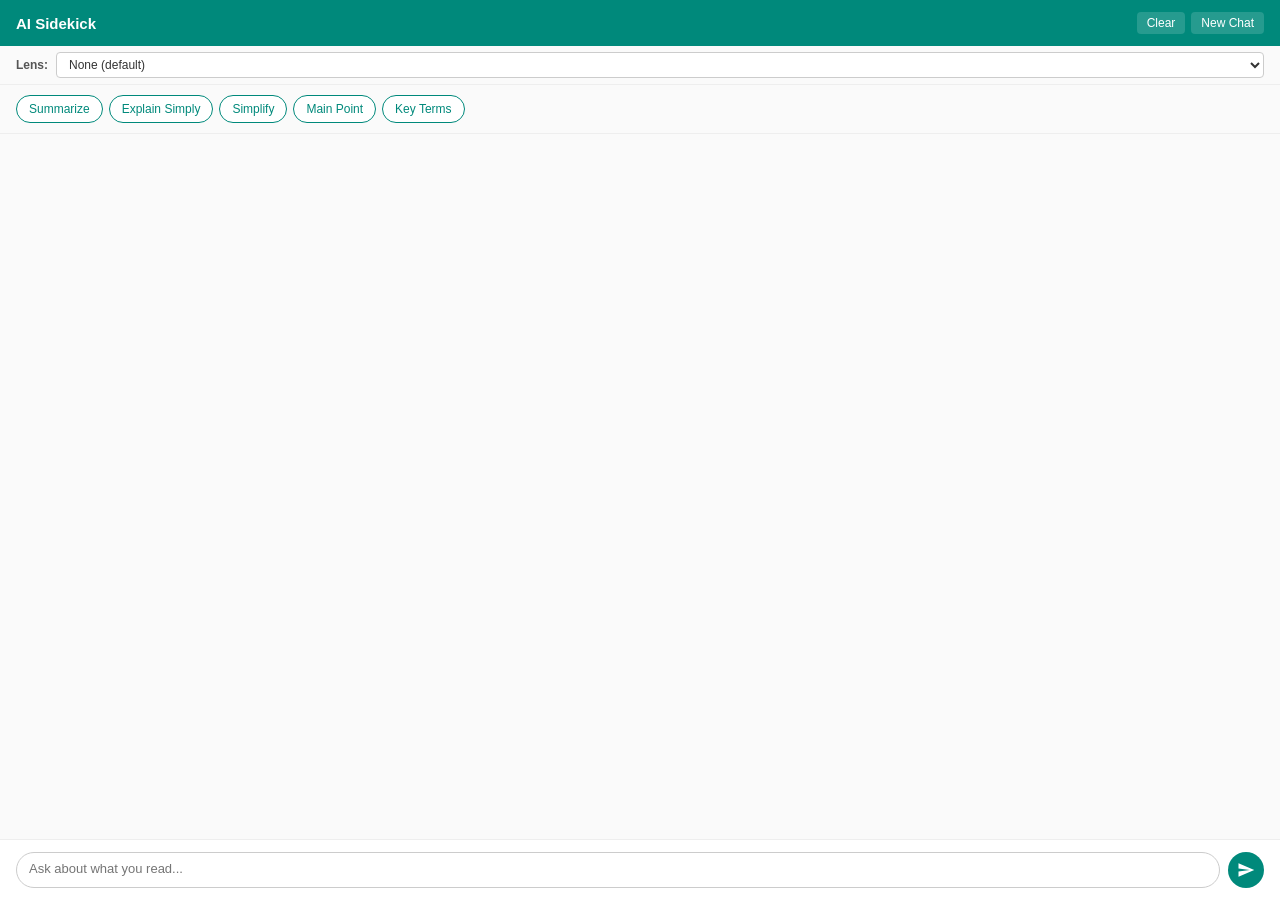
<file: sidepanel.html>
<!DOCTYPE html>
<html lang="en">
<head>
  <meta charset="UTF-8">
  <meta name="viewport" content="width=device-width, initial-scale=1.0">
  <title>PageSpeak AI Sidekick</title>
  <link rel="stylesheet" href="sidepanel.css">
</head>
<body>
  <!-- Header -->
  <header class="sp-header">
    <h1>AI Sidekick</h1>
    <div class="sp-header-actions">
      <button id="btn-clear-context" class="sp-header-btn" title="Clear text context" aria-label="Clear text context">Clear</button>
      <button id="btn-new-chat" class="sp-header-btn" title="Start new conversation" aria-label="Start new conversation">New Chat</button>
    </div>
  </header>

  <!-- Tier 1 Notice (shown when AI is disabled) -->
  <div id="tier-notice" class="sp-tier-notice hidden">
    AI features are disabled.<br>
    Enable them in the extension popup under the AI section.<br>
    Choose Local AI (Ollama) or Cloud AI (Claude).
  </div>

  <!-- Context Bar (shows what text is loaded) -->
  <div id="context-bar" class="sp-context-bar">
    <div class="sp-context-label">Reading context loaded</div>
    <div id="context-preview" class="sp-context-preview"></div>
  </div>

  <!-- Persona Lens Selector -->
  <div id="lens-selector" class="sp-lens-selector">
    <label for="lens-select" class="sp-lens-label">Lens:</label>
    <select id="lens-select" class="sp-lens-select" aria-label="Select persona lens">
      <option value="">None (default)</option>
    </select>
  </div>

  <!-- Quick Action Buttons -->
  <div id="quick-actions" class="sp-quick-actions">
    <button class="sp-quick-btn" data-action="summarize" aria-label="Summarize the text">Summarize</button>
    <button class="sp-quick-btn" data-action="explain" aria-label="Explain simply">Explain Simply</button>
    <button class="sp-quick-btn" data-action="simplify" aria-label="Simplify the text">Simplify</button>
    <button class="sp-quick-btn" data-action="main-point" aria-label="Get the main point">Main Point</button>
    <button class="sp-quick-btn" data-action="key-terms" aria-label="Extract key terms">Key Terms</button>
  </div>

  <!-- Chat Messages -->
  <div id="messages" class="sp-messages" role="log" aria-label="Chat messages"></div>

  <!-- Input Area -->
  <div class="sp-input-area">
    <textarea
      id="chat-input"
      class="sp-input"
      placeholder="Ask about what you read..."
      rows="1"
      aria-label="Ask a question about the text"
    ></textarea>
    <button id="btn-send" class="sp-send-btn" title="Send message" aria-label="Send message">
      <svg xmlns="http://www.w3.org/2000/svg" viewBox="0 0 24 24" width="18" height="18" fill="currentColor">
        <path d="M2.01 21L23 12 2.01 3 2 10l15 2-15 2z"/>
      </svg>
    </button>
  </div>

  <script src="lib/sanitizer.js"></script>
  <script src="sidepanel.js"></script>
</body>
</html>
</file>
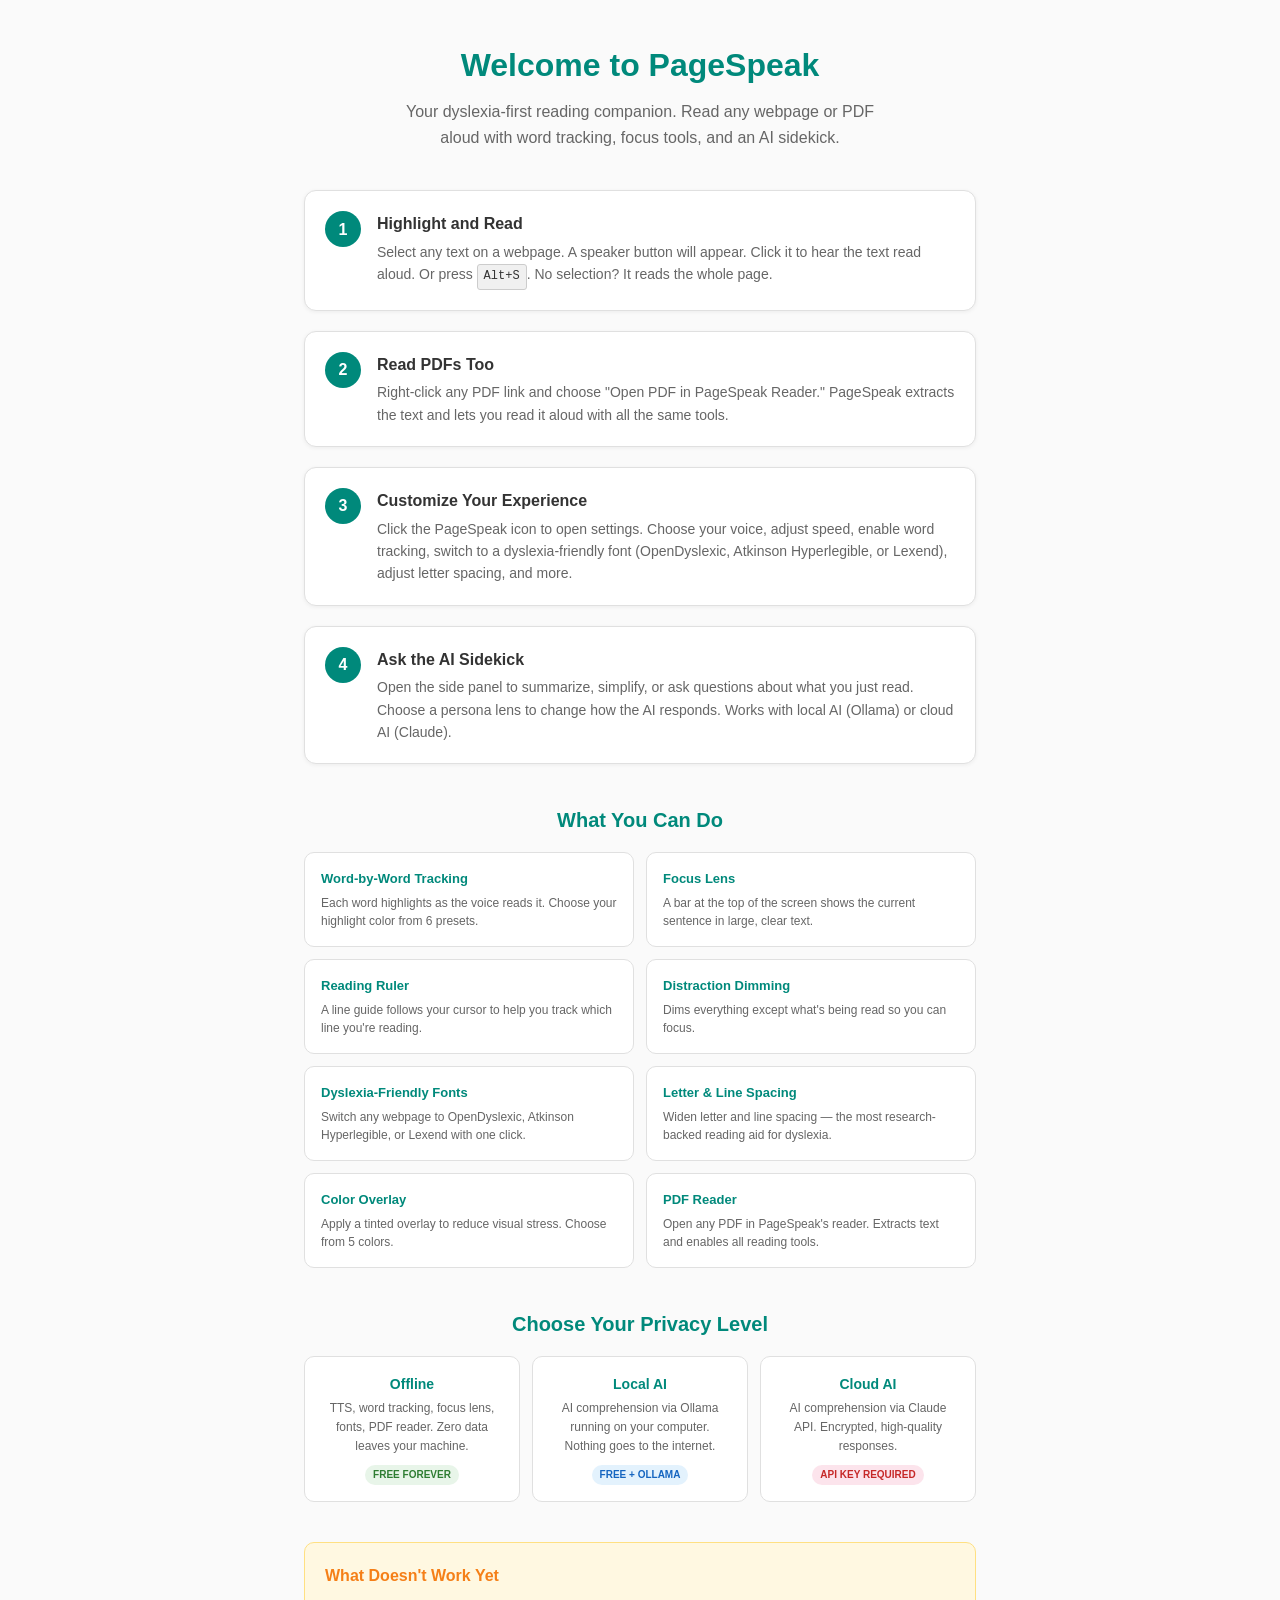
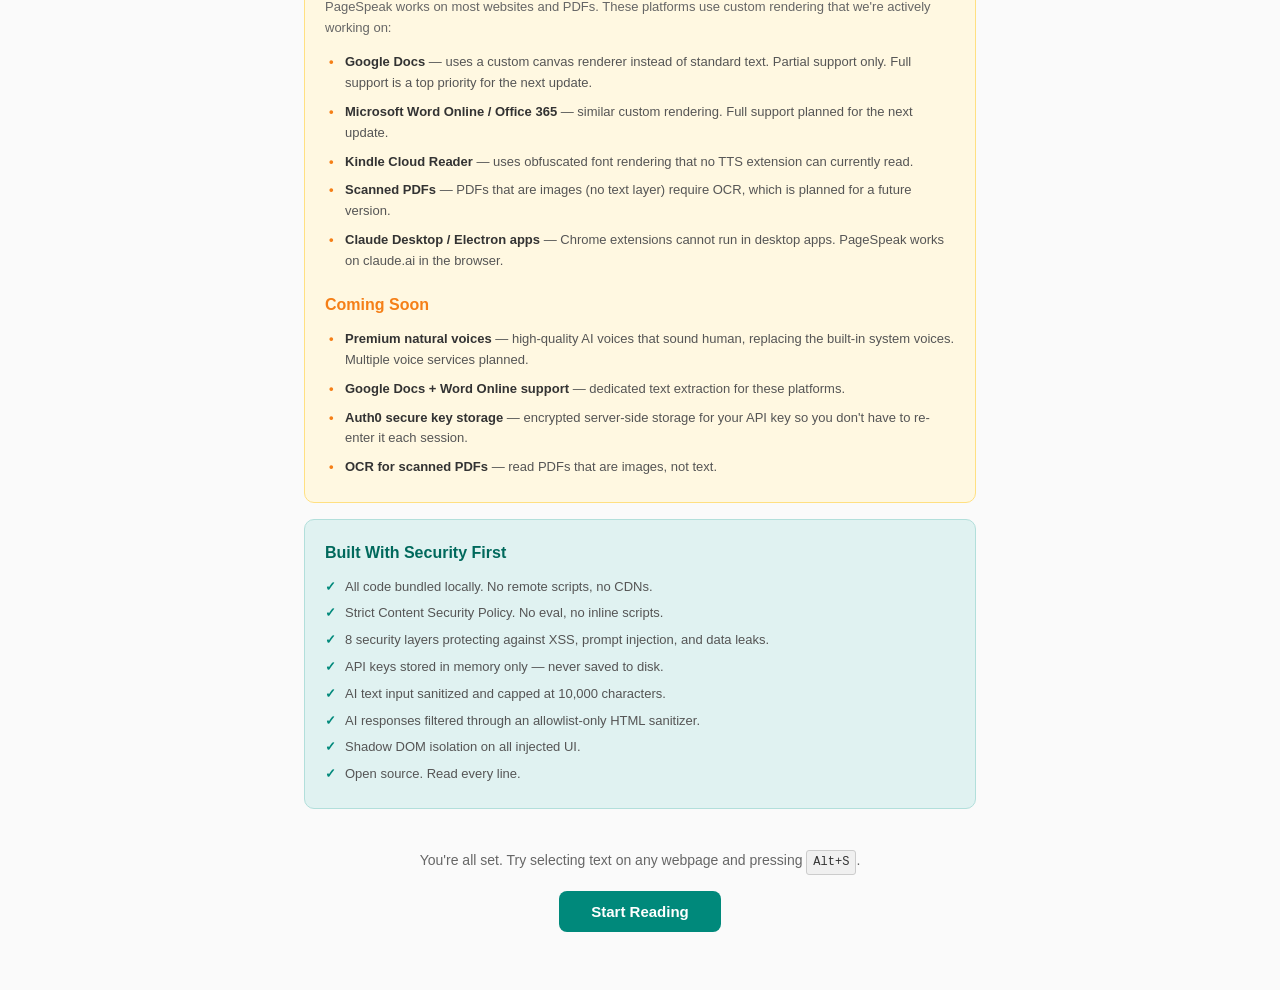
<file: welcome.html>
<!DOCTYPE html>
<html lang="en">
<head>
  <meta charset="UTF-8">
  <meta name="viewport" content="width=device-width, initial-scale=1.0">
  <title>Welcome to PageSpeak</title>
  <style>
    * { margin: 0; padding: 0; box-sizing: border-box; }
    body {
      font-family: -apple-system, BlinkMacSystemFont, 'Segoe UI', Roboto, sans-serif;
      color: #1a1a1a; background: #fafafa; line-height: 1.6;
    }
    .container { max-width: 720px; margin: 0 auto; padding: 40px 24px 60px; }
    .hero { text-align: center; margin-bottom: 40px; }
    .hero h1 { font-size: 32px; color: #00897b; margin-bottom: 8px; }
    .hero p { font-size: 16px; color: #666; max-width: 500px; margin: 0 auto; }

    .steps { display: flex; flex-direction: column; gap: 20px; margin-bottom: 40px; }
    .step {
      display: flex; gap: 16px; align-items: flex-start;
      padding: 20px; background: #fff; border-radius: 12px;
      border: 1px solid #e0e0e0; box-shadow: 0 1px 4px rgba(0,0,0,0.06);
    }
    .step-num {
      width: 36px; height: 36px; border-radius: 50%; background: #00897b;
      color: #fff; display: flex; align-items: center; justify-content: center;
      font-weight: 700; font-size: 16px; flex-shrink: 0;
    }
    .step-content h2 { font-size: 16px; color: #333; margin-bottom: 4px; }
    .step-content p { font-size: 14px; color: #666; }
    kbd {
      display: inline-block; padding: 2px 6px; background: #f0f0f0;
      border: 1px solid #ccc; border-radius: 3px; font-family: monospace;
      font-size: 12px; color: #333;
    }

    .section-title { font-size: 20px; color: #00897b; margin-bottom: 16px; text-align: center; }

    /* Features grid */
    .features { margin-bottom: 40px; }
    .feature-grid { display: grid; grid-template-columns: repeat(2, 1fr); gap: 12px; }
    .feature-card {
      padding: 16px; background: #fff; border-radius: 10px;
      border: 1px solid #e0e0e0;
    }
    .feature-card h3 { font-size: 13px; color: #00897b; margin-bottom: 4px; }
    .feature-card p { font-size: 12px; color: #666; line-height: 1.5; }

    /* Tiers */
    .tiers { margin-bottom: 40px; }
    .tier-grid { display: grid; grid-template-columns: repeat(3, 1fr); gap: 12px; }
    .tier-card {
      padding: 16px; background: #fff; border-radius: 10px; text-align: center;
      border: 1px solid #e0e0e0;
    }
    .tier-card h3 { font-size: 14px; color: #00897b; margin-bottom: 4px; }
    .tier-card p { font-size: 12px; color: #666; }
    .tier-badge {
      display: inline-block; padding: 2px 8px; border-radius: 10px;
      font-size: 10px; font-weight: 700; text-transform: uppercase; margin-top: 8px;
    }
    .tier-free { background: #e8f5e9; color: #2e7d32; }
    .tier-local { background: #e3f2fd; color: #1565c0; }
    .tier-cloud { background: #fce4ec; color: #c62828; }

    /* Limitations / Coming Soon */
    .limitations-box {
      padding: 20px; background: #fff8e1; border-radius: 10px;
      border: 1px solid #ffe082; margin-bottom: 16px;
    }
    .limitations-box h2 { font-size: 16px; color: #f57f17; margin-bottom: 8px; }
    .limitations-box p { font-size: 13px; color: #666; margin-bottom: 10px; }
    .limitations-box ul { list-style: none; padding: 0; }
    .limitations-box li { font-size: 13px; color: #555; padding: 4px 0; padding-left: 20px; position: relative; }
    .limitations-box li::before { content: '\2022'; position: absolute; left: 4px; color: #f57f17; font-weight: 700; }
    .limitations-box strong { color: #333; }

    /* Security callout */
    .security-box {
      padding: 20px; background: #e0f2f1; border-radius: 10px;
      border: 1px solid #b2dfdb; margin-bottom: 40px;
    }
    .security-box h2 { font-size: 16px; color: #00695c; margin-bottom: 8px; }
    .security-box ul { list-style: none; padding: 0; }
    .security-box li { font-size: 13px; color: #555; padding: 3px 0; padding-left: 20px; position: relative; }
    .security-box li::before { content: '\2713'; position: absolute; left: 0; color: #00897b; font-weight: 700; }

    .cta { text-align: center; }
    .cta p { font-size: 14px; color: #666; margin-bottom: 16px; }
    .cta-btn {
      display: inline-block; padding: 12px 32px; background: #00897b;
      color: #fff; border: none; border-radius: 8px; font-size: 15px;
      font-weight: 600; cursor: pointer; text-decoration: none;
      transition: background 0.15s;
    }
    .cta-btn:hover { background: #00695c; }

    @media (max-width: 600px) {
      .feature-grid, .tier-grid { grid-template-columns: 1fr; }
    }
  </style>
</head>
<body>
  <div class="container">
    <div class="hero">
      <h1>Welcome to PageSpeak</h1>
      <p>Your dyslexia-first reading companion. Read any webpage or PDF aloud with word tracking, focus tools, and an AI sidekick.</p>
    </div>

    <div class="steps">
      <div class="step">
        <div class="step-num">1</div>
        <div class="step-content">
          <h2>Highlight and Read</h2>
          <p>Select any text on a webpage. A speaker button will appear. Click it to hear the text read aloud. Or press <kbd>Alt+S</kbd>. No selection? It reads the whole page.</p>
        </div>
      </div>

      <div class="step">
        <div class="step-num">2</div>
        <div class="step-content">
          <h2>Read PDFs Too</h2>
          <p>Right-click any PDF link and choose "Open PDF in PageSpeak Reader." PageSpeak extracts the text and lets you read it aloud with all the same tools.</p>
        </div>
      </div>

      <div class="step">
        <div class="step-num">3</div>
        <div class="step-content">
          <h2>Customize Your Experience</h2>
          <p>Click the PageSpeak icon to open settings. Choose your voice, adjust speed, enable word tracking, switch to a dyslexia-friendly font (OpenDyslexic, Atkinson Hyperlegible, or Lexend), adjust letter spacing, and more.</p>
        </div>
      </div>

      <div class="step">
        <div class="step-num">4</div>
        <div class="step-content">
          <h2>Ask the AI Sidekick</h2>
          <p>Open the side panel to summarize, simplify, or ask questions about what you just read. Choose a persona lens to change how the AI responds. Works with local AI (Ollama) or cloud AI (Claude).</p>
        </div>
      </div>
    </div>

    <div class="features">
      <h2 class="section-title">What You Can Do</h2>
      <div class="feature-grid">
        <div class="feature-card">
          <h3>Word-by-Word Tracking</h3>
          <p>Each word highlights as the voice reads it. Choose your highlight color from 6 presets.</p>
        </div>
        <div class="feature-card">
          <h3>Focus Lens</h3>
          <p>A bar at the top of the screen shows the current sentence in large, clear text.</p>
        </div>
        <div class="feature-card">
          <h3>Reading Ruler</h3>
          <p>A line guide follows your cursor to help you track which line you're reading.</p>
        </div>
        <div class="feature-card">
          <h3>Distraction Dimming</h3>
          <p>Dims everything except what's being read so you can focus.</p>
        </div>
        <div class="feature-card">
          <h3>Dyslexia-Friendly Fonts</h3>
          <p>Switch any webpage to OpenDyslexic, Atkinson Hyperlegible, or Lexend with one click.</p>
        </div>
        <div class="feature-card">
          <h3>Letter &amp; Line Spacing</h3>
          <p>Widen letter and line spacing — the most research-backed reading aid for dyslexia.</p>
        </div>
        <div class="feature-card">
          <h3>Color Overlay</h3>
          <p>Apply a tinted overlay to reduce visual stress. Choose from 5 colors.</p>
        </div>
        <div class="feature-card">
          <h3>PDF Reader</h3>
          <p>Open any PDF in PageSpeak's reader. Extracts text and enables all reading tools.</p>
        </div>
      </div>
    </div>

    <div class="tiers">
      <h2 class="section-title">Choose Your Privacy Level</h2>
      <div class="tier-grid">
        <div class="tier-card">
          <h3>Offline</h3>
          <p>TTS, word tracking, focus lens, fonts, PDF reader. Zero data leaves your machine.</p>
          <span class="tier-badge tier-free">Free Forever</span>
        </div>
        <div class="tier-card">
          <h3>Local AI</h3>
          <p>AI comprehension via Ollama running on your computer. Nothing goes to the internet.</p>
          <span class="tier-badge tier-local">Free + Ollama</span>
        </div>
        <div class="tier-card">
          <h3>Cloud AI</h3>
          <p>AI comprehension via Claude API. Encrypted, high-quality responses.</p>
          <span class="tier-badge tier-cloud">API Key Required</span>
        </div>
      </div>
    </div>

    <div class="limitations-box">
      <h2>What Doesn't Work Yet</h2>
      <p>PageSpeak works on most websites and PDFs. These platforms use custom rendering that we're actively working on:</p>
      <ul>
        <li><strong>Google Docs</strong> — uses a custom canvas renderer instead of standard text. Partial support only. Full support is a top priority for the next update.</li>
        <li><strong>Microsoft Word Online / Office 365</strong> — similar custom rendering. Full support planned for the next update.</li>
        <li><strong>Kindle Cloud Reader</strong> — uses obfuscated font rendering that no TTS extension can currently read.</li>
        <li><strong>Scanned PDFs</strong> — PDFs that are images (no text layer) require OCR, which is planned for a future version.</li>
        <li><strong>Claude Desktop / Electron apps</strong> — Chrome extensions cannot run in desktop apps. PageSpeak works on claude.ai in the browser.</li>
      </ul>
      <h2 style="margin-top: 16px;">Coming Soon</h2>
      <ul>
        <li><strong>Premium natural voices</strong> — high-quality AI voices that sound human, replacing the built-in system voices. Multiple voice services planned.</li>
        <li><strong>Google Docs + Word Online support</strong> — dedicated text extraction for these platforms.</li>
        <li><strong>Auth0 secure key storage</strong> — encrypted server-side storage for your API key so you don't have to re-enter it each session.</li>
        <li><strong>OCR for scanned PDFs</strong> — read PDFs that are images, not text.</li>
      </ul>
    </div>

    <div class="security-box">
      <h2>Built With Security First</h2>
      <ul>
        <li>All code bundled locally. No remote scripts, no CDNs.</li>
        <li>Strict Content Security Policy. No eval, no inline scripts.</li>
        <li>8 security layers protecting against XSS, prompt injection, and data leaks.</li>
        <li>API keys stored in memory only — never saved to disk.</li>
        <li>AI text input sanitized and capped at 10,000 characters.</li>
        <li>AI responses filtered through an allowlist-only HTML sanitizer.</li>
        <li>Shadow DOM isolation on all injected UI.</li>
        <li>Open source. Read every line.</li>
      </ul>
    </div>

    <div class="cta">
      <p>You're all set. Try selecting text on any webpage and pressing <kbd>Alt+S</kbd>.</p>
      <button class="cta-btn" id="btn-close">Start Reading</button>
    </div>
  </div>

  <script src="welcome.js"></script>
</body>
</html>
</file>
<file: popup.css>
/* ============================================================
   PageSpeak Popup Styles — Tabbed Settings Dashboard
   ============================================================ */

* { margin: 0; padding: 0; box-sizing: border-box; }

body {
  width: 340px;
  max-height: 580px;
  font-family: -apple-system, BlinkMacSystemFont, 'Segoe UI', Roboto, sans-serif;
  font-size: 14px;
  color: #1a1a1a;
  background: #ffffff;
  overflow-y: auto;
}

.popup-container { padding: 12px 16px 16px; }
.hidden { display: none !important; }

/* --- Header --- */
.popup-header {
  display: flex;
  align-items: baseline;
  gap: 8px;
  margin-bottom: 10px;
  padding-bottom: 10px;
  border-bottom: 2px solid #00897b;
}
.popup-title { font-size: 18px; font-weight: 700; color: #00897b; }
.popup-version { font-size: 11px; color: #888; }

/* --- Reading Status --- */
.status-bar {
  display: flex;
  align-items: center;
  justify-content: space-between;
  padding: 8px 12px;
  margin-bottom: 10px;
  background: #e0f2f1;
  border-radius: 6px;
  border: 1px solid #b2dfdb;
}
.status-bar.hidden { display: none; }
#status-text { font-size: 13px; font-weight: 600; color: #00695c; }
.status-controls { display: flex; gap: 4px; }
.icon-btn {
  width: 28px; height: 28px; border: none; border-radius: 4px;
  background: #00897b; color: #fff; font-size: 12px; cursor: pointer;
  display: flex; align-items: center; justify-content: center;
  transition: background 0.15s;
}
.icon-btn:hover { background: #00695c; }
.icon-btn:focus-visible { outline: 2px solid #00897b; outline-offset: 2px; }
.icon-btn.hidden { display: none; }

/* --- Tabs --- */
.tab-nav {
  display: flex;
  gap: 2px;
  margin-bottom: 12px;
  border-bottom: 2px solid #e0e0e0;
}
.tab-btn {
  flex: 1;
  padding: 8px 4px;
  border: none;
  background: none;
  font-size: 12px;
  font-weight: 600;
  color: #888;
  cursor: pointer;
  border-bottom: 2px solid transparent;
  margin-bottom: -2px;
  transition: color 0.15s, border-color 0.15s;
}
.tab-btn:hover { color: #00897b; }
.tab-btn.active { color: #00897b; border-bottom-color: #00897b; }
.tab-btn:focus-visible { outline: 2px solid #00897b; outline-offset: -2px; }
.tab-panel { display: none; }
.tab-panel.active { display: block; }

/* --- Setting Groups --- */
.setting-group { margin-bottom: 12px; }
.setting-label {
  display: flex; align-items: center; justify-content: space-between;
  font-size: 13px; font-weight: 600; color: #333; margin-bottom: 5px;
}
.setting-value { font-weight: 400; color: #00897b; font-size: 13px; min-width: 40px; text-align: right; }
.setting-row { display: flex; align-items: center; justify-content: space-between; }

/* --- Controls --- */
.setting-control {
  width: 100%; padding: 7px 10px; border: 1px solid #ccc; border-radius: 6px;
  font-size: 13px; background: #fafafa; color: #1a1a1a; font-family: inherit;
  cursor: pointer; transition: border-color 0.15s;
}
.setting-control:hover { border-color: #00897b; }
.setting-control:focus-visible { outline: none; border-color: #00897b; box-shadow: 0 0 0 2px rgba(0,137,123,0.2); }

textarea.setting-control { resize: vertical; min-height: 60px; cursor: text; }

/* --- Sliders --- */
.setting-slider {
  width: 100%; height: 6px; -webkit-appearance: none; appearance: none;
  background: #e0e0e0; border-radius: 3px; outline: none; cursor: pointer;
}
.setting-slider::-webkit-slider-thumb {
  -webkit-appearance: none; appearance: none; width: 18px; height: 18px;
  border-radius: 50%; background: #00897b; border: 2px solid #fff;
  box-shadow: 0 1px 3px rgba(0,0,0,0.2); cursor: pointer;
}
.setting-slider::-webkit-slider-thumb:hover { background: #00695c; }
.setting-slider:focus-visible { outline: 2px solid #00897b; outline-offset: 4px; border-radius: 3px; }

/* --- Divider & Section Titles --- */
.setting-divider { border: none; border-top: 1px solid #eee; margin: 12px 0 8px; }
.section-title { font-size: 11px; font-weight: 700; text-transform: uppercase; letter-spacing: 0.5px; color: #00897b; margin-bottom: 8px; }

/* --- Toggle Switch --- */
.toggle-switch { position: relative; display: inline-block; width: 40px; height: 22px; cursor: pointer; }
.toggle-switch input { opacity: 0; width: 0; height: 0; }
.toggle-slider { position: absolute; inset: 0; background: #ccc; border-radius: 22px; transition: background 0.2s; }
.toggle-slider::before { content: ''; position: absolute; width: 16px; height: 16px; left: 3px; bottom: 3px; background: #fff; border-radius: 50%; transition: transform 0.2s; }
.toggle-switch input:checked + .toggle-slider { background: #00897b; }
.toggle-switch input:checked + .toggle-slider::before { transform: translateX(18px); }
.toggle-switch input:focus-visible + .toggle-slider { outline: 2px solid #00897b; outline-offset: 2px; }

/* --- Color Picker --- */
.color-picker { display: flex; gap: 6px; margin-top: 4px; }
.color-swatch { width: 26px; height: 26px; border: 2px solid transparent; border-radius: 50%; cursor: pointer; transition: border-color 0.15s, transform 0.15s; }
.color-swatch:hover { transform: scale(1.15); }
.color-swatch.active { border-color: #333; box-shadow: 0 0 0 2px rgba(0,0,0,0.15); }
.color-swatch:focus-visible { outline: 2px solid #00897b; outline-offset: 2px; }

/* --- Hints --- */
.setting-hint { font-size: 11px; color: #888; margin-top: 4px; line-height: 1.4; }

/* --- Keyboard Shortcuts --- */
.shortcut-info { margin-top: 12px; padding-top: 10px; border-top: 1px solid #eee; }
.shortcut-info p { font-size: 12px; color: #666; margin-bottom: 4px; display: flex; align-items: center; gap: 8px; }
kbd { display: inline-block; padding: 2px 6px; font-family: 'SFMono-Regular','Consolas',monospace; font-size: 11px; color: #333; background: #f0f0f0; border: 1px solid #ccc; border-radius: 3px; min-width: 100px; text-align: center; }

/* --- Persona Lenses --- */
.lens-list { display: flex; flex-direction: column; gap: 6px; margin-bottom: 10px; }
.lens-item {
  display: flex; align-items: center; justify-content: space-between;
  padding: 6px 10px; background: #f5f5f5; border-radius: 6px; font-size: 12px;
}
.lens-item-name { font-weight: 600; color: #333; flex: 1; }
.lens-item-builtin { font-size: 10px; color: #888; margin-left: 4px; }
.lens-item-actions { display: flex; gap: 4px; }
.lens-del-btn {
  background: none; border: none; color: #c62828; font-size: 14px;
  cursor: pointer; padding: 2px 4px; border-radius: 3px; transition: background 0.15s;
}
.lens-del-btn:hover { background: #ffebee; }

.lens-form { margin-top: 8px; display: flex; flex-direction: column; gap: 6px; }
.lens-textarea { min-height: 60px; font-size: 12px; }
.lens-form-actions { display: flex; gap: 6px; }

/* --- Buttons --- */
.btn-primary {
  padding: 6px 14px; border: none; border-radius: 6px; background: #00897b;
  color: #fff; font-size: 12px; font-weight: 600; cursor: pointer; transition: background 0.15s;
}
.btn-primary:hover { background: #00695c; }
.btn-secondary {
  padding: 6px 14px; border: 1px solid #ccc; border-radius: 6px; background: #fff;
  color: #333; font-size: 12px; cursor: pointer; transition: border-color 0.15s;
}
.btn-secondary:hover { border-color: #00897b; color: #00897b; }
.btn-danger {
  width: 100%; padding: 8px; border: 1px solid #ef9a9a; border-radius: 6px;
  background: #fff; color: #c62828; font-size: 12px; font-weight: 600;
  cursor: pointer; transition: background 0.15s;
}
.btn-danger:hover { background: #ffebee; }
.btn-link { background: none; border: none; color: #00897b; font-size: 11px; cursor: pointer; text-decoration: underline; padding: 4px 0; }
.btn-link:hover { color: #00695c; }
.btn-row { display: flex; gap: 8px; margin-bottom: 8px; }

/* --- Stats --- */
.stats-grid { display: grid; grid-template-columns: 1fr 1fr; gap: 8px; margin-bottom: 8px; }
.stat-item { text-align: center; padding: 10px 8px; background: #f5f5f5; border-radius: 6px; }
.stat-value { display: block; font-size: 20px; font-weight: 700; color: #00897b; }
.stat-label { display: block; font-size: 10px; color: #888; text-transform: uppercase; letter-spacing: 0.5px; margin-top: 2px; }

/* --- About --- */
.about-info { text-align: center; padding: 8px 0; }
.about-info p { margin-bottom: 4px; }

/* --- Auth / Account Section --- */
.auth-section { text-align: center; padding: 8px 0; }
.auth-tagline { font-size: 13px; color: #666; margin-bottom: 10px; }
.auth-btn { width: 100%; padding: 10px; font-size: 14px; margin-bottom: 6px; }
.auth-hint { text-align: center; font-size: 11px; }
.auth-logout-btn { font-size: 12px; margin-top: 4px; }

.auth-profile {
  display: flex; align-items: center; gap: 10px;
  padding: 6px 0;
}
.auth-avatar {
  width: 36px; height: 36px; border-radius: 50%;
  background: #00897b; color: #fff;
  display: flex; align-items: center; justify-content: center;
  font-size: 16px; font-weight: 700;
  background-size: cover; background-position: center;
  flex-shrink: 0;
}
.auth-info { display: flex; flex-direction: column; text-align: left; }
.auth-name { font-size: 13px; font-weight: 600; color: #333; }
.auth-email { font-size: 11px; color: #888; }
.auth-status { margin: 6px 0 2px; }

.sub-badge {
  display: inline-block; padding: 3px 10px;
  border-radius: 10px; font-size: 10px; font-weight: 700;
  text-transform: uppercase; letter-spacing: 0.5px;
}
.sub-trial { background: #fff3e0; color: #e65100; }
.sub-active { background: #e8f5e9; color: #2e7d32; }
.sub-expired { background: #fce4ec; color: #c62828; }
</file>
<file: sidepanel.css>
/* ============================================================
   PageSpeak Side Panel Styles
   AI comprehension chat interface
   ============================================================ */

* {
  margin: 0;
  padding: 0;
  box-sizing: border-box;
}

body {
  font-family: -apple-system, BlinkMacSystemFont, 'Segoe UI', Roboto, sans-serif;
  font-size: 14px;
  color: #1a1a1a;
  background: #fafafa;
  height: 100vh;
  display: flex;
  flex-direction: column;
}

/* --- Header --- */

.sp-header {
  display: flex;
  align-items: center;
  justify-content: space-between;
  padding: 12px 16px;
  background: #00897b;
  color: #fff;
  flex-shrink: 0;
}

.sp-header h1 {
  font-size: 15px;
  font-weight: 600;
}

.sp-header-actions {
  display: flex;
  gap: 6px;
}

.sp-header-btn {
  background: rgba(255,255,255,0.15);
  border: none;
  color: #fff;
  padding: 4px 10px;
  border-radius: 4px;
  font-size: 12px;
  cursor: pointer;
  transition: background 0.15s;
}

.sp-header-btn:hover { background: rgba(255,255,255,0.3); }
.sp-header-btn:focus-visible { outline: 2px solid #4dd0e1; outline-offset: 1px; }

/* --- Tier Notice --- */

.sp-tier-notice {
  padding: 16px;
  text-align: center;
  color: #666;
  font-size: 13px;
  line-height: 1.5;
  flex: 1;
  display: flex;
  align-items: center;
  justify-content: center;
}

.sp-tier-notice a {
  color: #00897b;
  text-decoration: underline;
}

/* --- Context Bar --- */

.sp-context-bar {
  padding: 8px 16px;
  background: #e0f2f1;
  border-bottom: 1px solid #b2dfdb;
  font-size: 12px;
  color: #00695c;
  flex-shrink: 0;
  display: none;
}

.sp-context-bar.active { display: block; }

.sp-context-label {
  font-weight: 600;
  margin-bottom: 2px;
}

.sp-context-preview {
  overflow: hidden;
  text-overflow: ellipsis;
  white-space: nowrap;
  max-width: 100%;
  color: #555;
}

/* --- Persona Lens Selector --- */
.sp-lens-selector {
  display: flex;
  align-items: center;
  gap: 8px;
  padding: 6px 16px;
  border-bottom: 1px solid #eee;
  flex-shrink: 0;
}
.sp-lens-label { font-size: 12px; font-weight: 600; color: #555; white-space: nowrap; }
.sp-lens-select {
  flex: 1; padding: 4px 8px; border: 1px solid #ccc; border-radius: 4px;
  font-size: 12px; background: #fff; color: #333; cursor: pointer;
}
.sp-lens-select:focus { border-color: #00897b; outline: none; }

/* --- Quick Actions --- */

.sp-quick-actions {
  display: flex;
  flex-wrap: wrap;
  gap: 6px;
  padding: 10px 16px;
  border-bottom: 1px solid #eee;
  flex-shrink: 0;
}

.sp-quick-btn {
  padding: 6px 12px;
  border: 1px solid #00897b;
  border-radius: 16px;
  background: #fff;
  color: #00897b;
  font-size: 12px;
  font-weight: 500;
  cursor: pointer;
  transition: background 0.15s, color 0.15s;
}

.sp-quick-btn:hover {
  background: #00897b;
  color: #fff;
}

.sp-quick-btn:focus-visible {
  outline: 2px solid #00897b;
  outline-offset: 2px;
}

.sp-quick-btn:disabled {
  opacity: 0.4;
  cursor: not-allowed;
}

/* --- Chat Messages --- */

.sp-messages {
  flex: 1;
  overflow-y: auto;
  padding: 12px 16px;
  display: flex;
  flex-direction: column;
  gap: 12px;
}

.sp-msg {
  max-width: 90%;
  padding: 10px 14px;
  border-radius: 12px;
  font-size: 13px;
  line-height: 1.5;
  word-wrap: break-word;
}

.sp-msg-user {
  align-self: flex-end;
  background: #00897b;
  color: #fff;
  border-bottom-right-radius: 4px;
}

.sp-msg-ai {
  align-self: flex-start;
  background: #fff;
  border: 1px solid #e0e0e0;
  color: #333;
  border-bottom-left-radius: 4px;
}

.sp-msg-ai p { margin-bottom: 8px; }
.sp-msg-ai p:last-child { margin-bottom: 0; }
.sp-msg-ai code { background: #f5f5f5; padding: 1px 4px; border-radius: 3px; font-size: 12px; }
.sp-msg-ai pre { background: #f5f5f5; padding: 8px; border-radius: 6px; overflow-x: auto; margin: 8px 0; }
.sp-msg-ai pre code { background: none; padding: 0; }
.sp-msg-ai strong { font-weight: 600; }
.sp-msg-ai ul, .sp-msg-ai ol { padding-left: 20px; margin: 6px 0; }
.sp-msg-ai li { margin-bottom: 4px; }
.sp-msg-ai h1, .sp-msg-ai h2, .sp-msg-ai h3 { margin: 10px 0 6px; font-size: 14px; }

.sp-msg-error {
  align-self: center;
  background: #ffebee;
  color: #c62828;
  border: 1px solid #ef9a9a;
  font-size: 12px;
  text-align: center;
}

.sp-msg-loading {
  align-self: flex-start;
  background: #fff;
  border: 1px solid #e0e0e0;
  color: #999;
  font-style: italic;
}

/* --- Input Area --- */

.sp-input-area {
  padding: 12px 16px;
  border-top: 1px solid #eee;
  background: #fff;
  flex-shrink: 0;
  display: flex;
  gap: 8px;
}

.sp-input {
  flex: 1;
  padding: 8px 12px;
  border: 1px solid #ccc;
  border-radius: 20px;
  font-size: 13px;
  font-family: inherit;
  resize: none;
  outline: none;
  min-height: 36px;
  max-height: 100px;
  transition: border-color 0.15s;
}

.sp-input:focus { border-color: #00897b; box-shadow: 0 0 0 2px rgba(0,137,123,0.15); }

.sp-send-btn {
  width: 36px;
  height: 36px;
  border: none;
  border-radius: 50%;
  background: #00897b;
  color: #fff;
  cursor: pointer;
  display: flex;
  align-items: center;
  justify-content: center;
  flex-shrink: 0;
  transition: background 0.15s;
}

.sp-send-btn:hover { background: #00695c; }
.sp-send-btn:focus-visible { outline: 2px solid #00897b; outline-offset: 2px; }
.sp-send-btn:disabled { opacity: 0.4; cursor: not-allowed; }

.hidden { display: none !important; }
</file>
